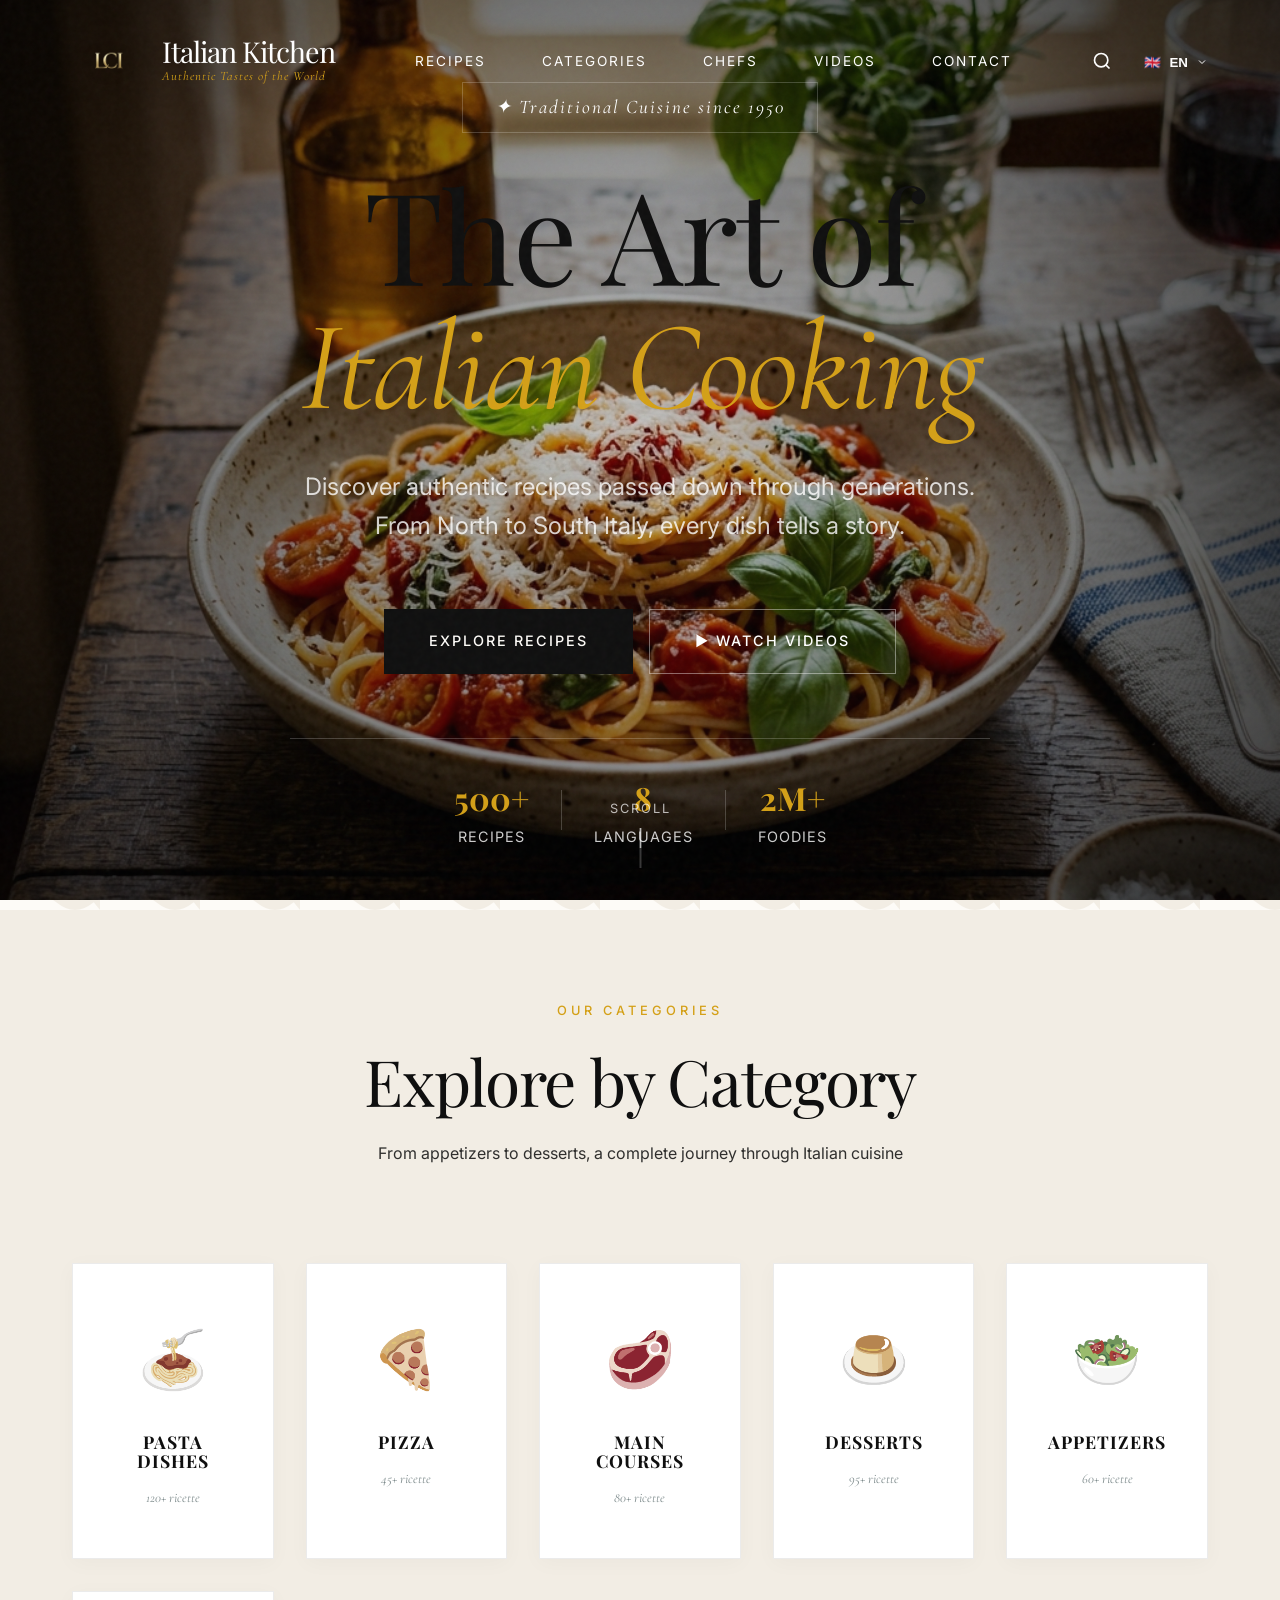
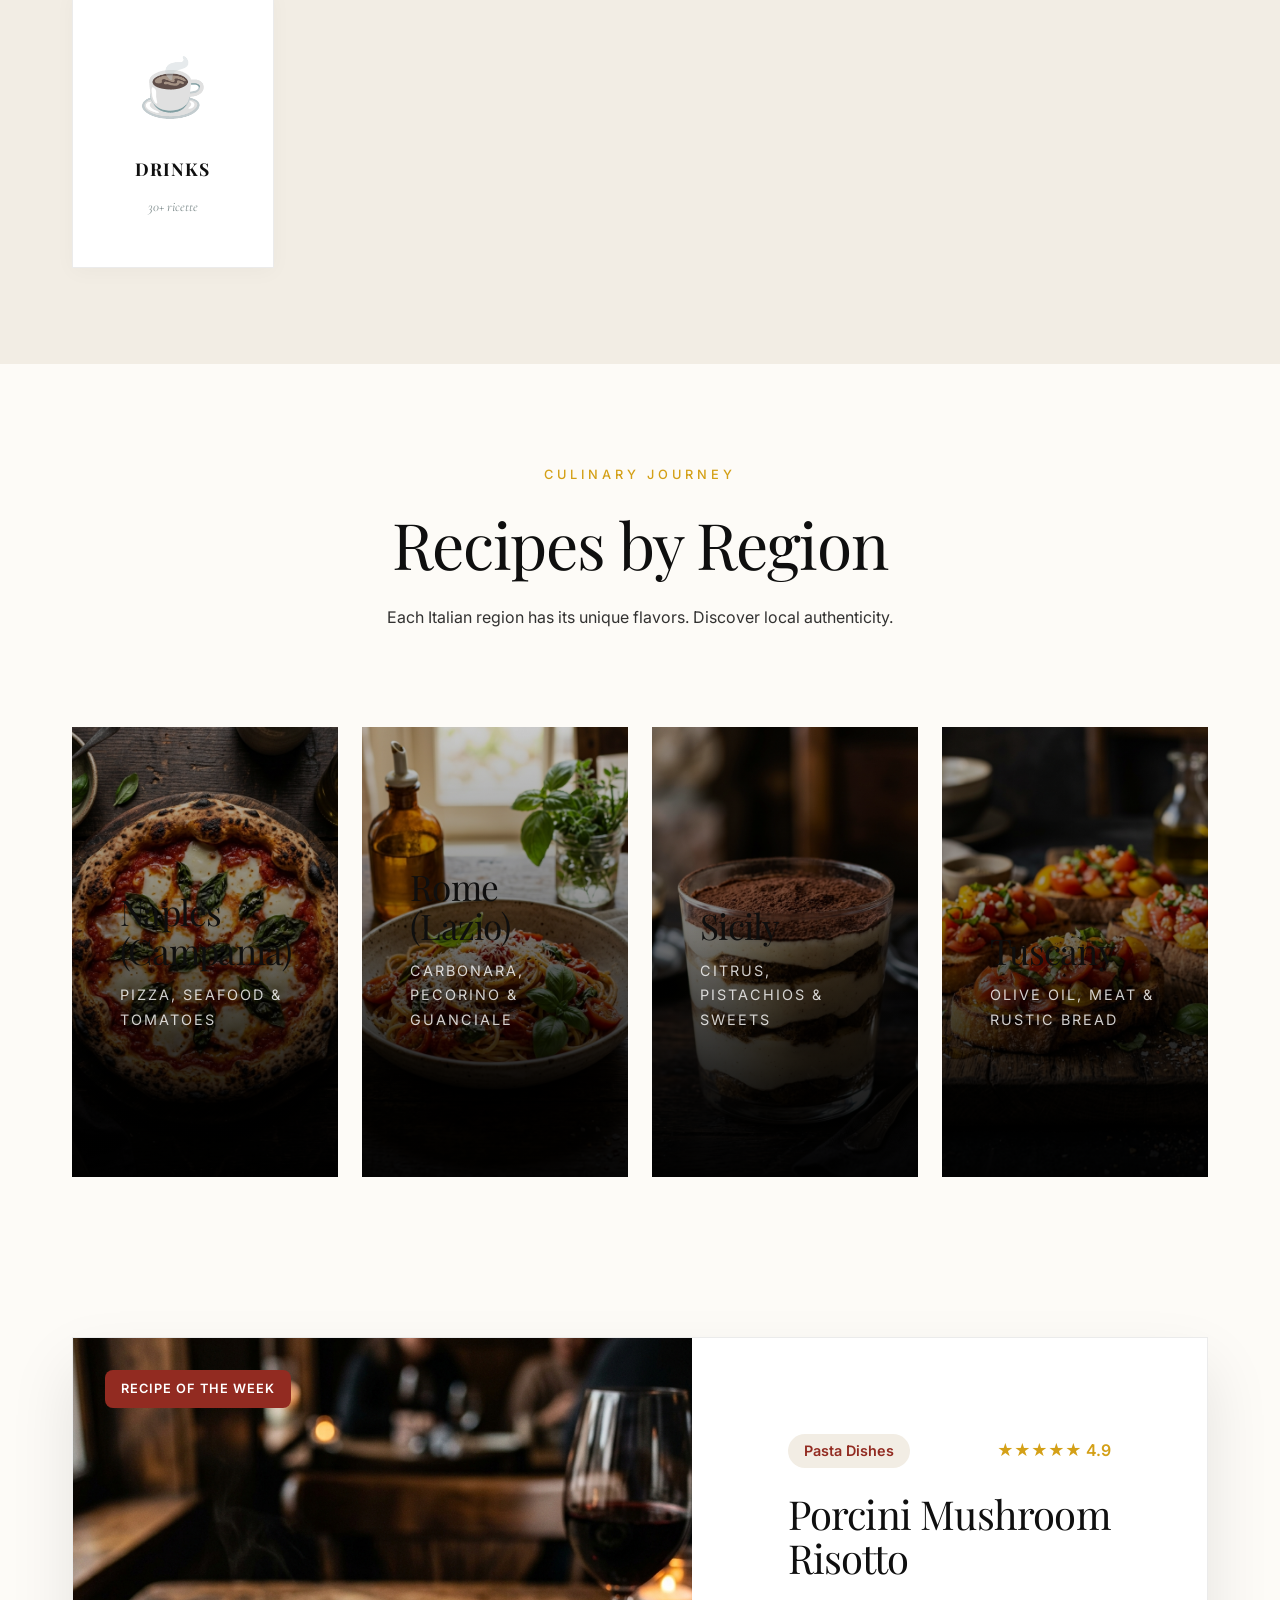
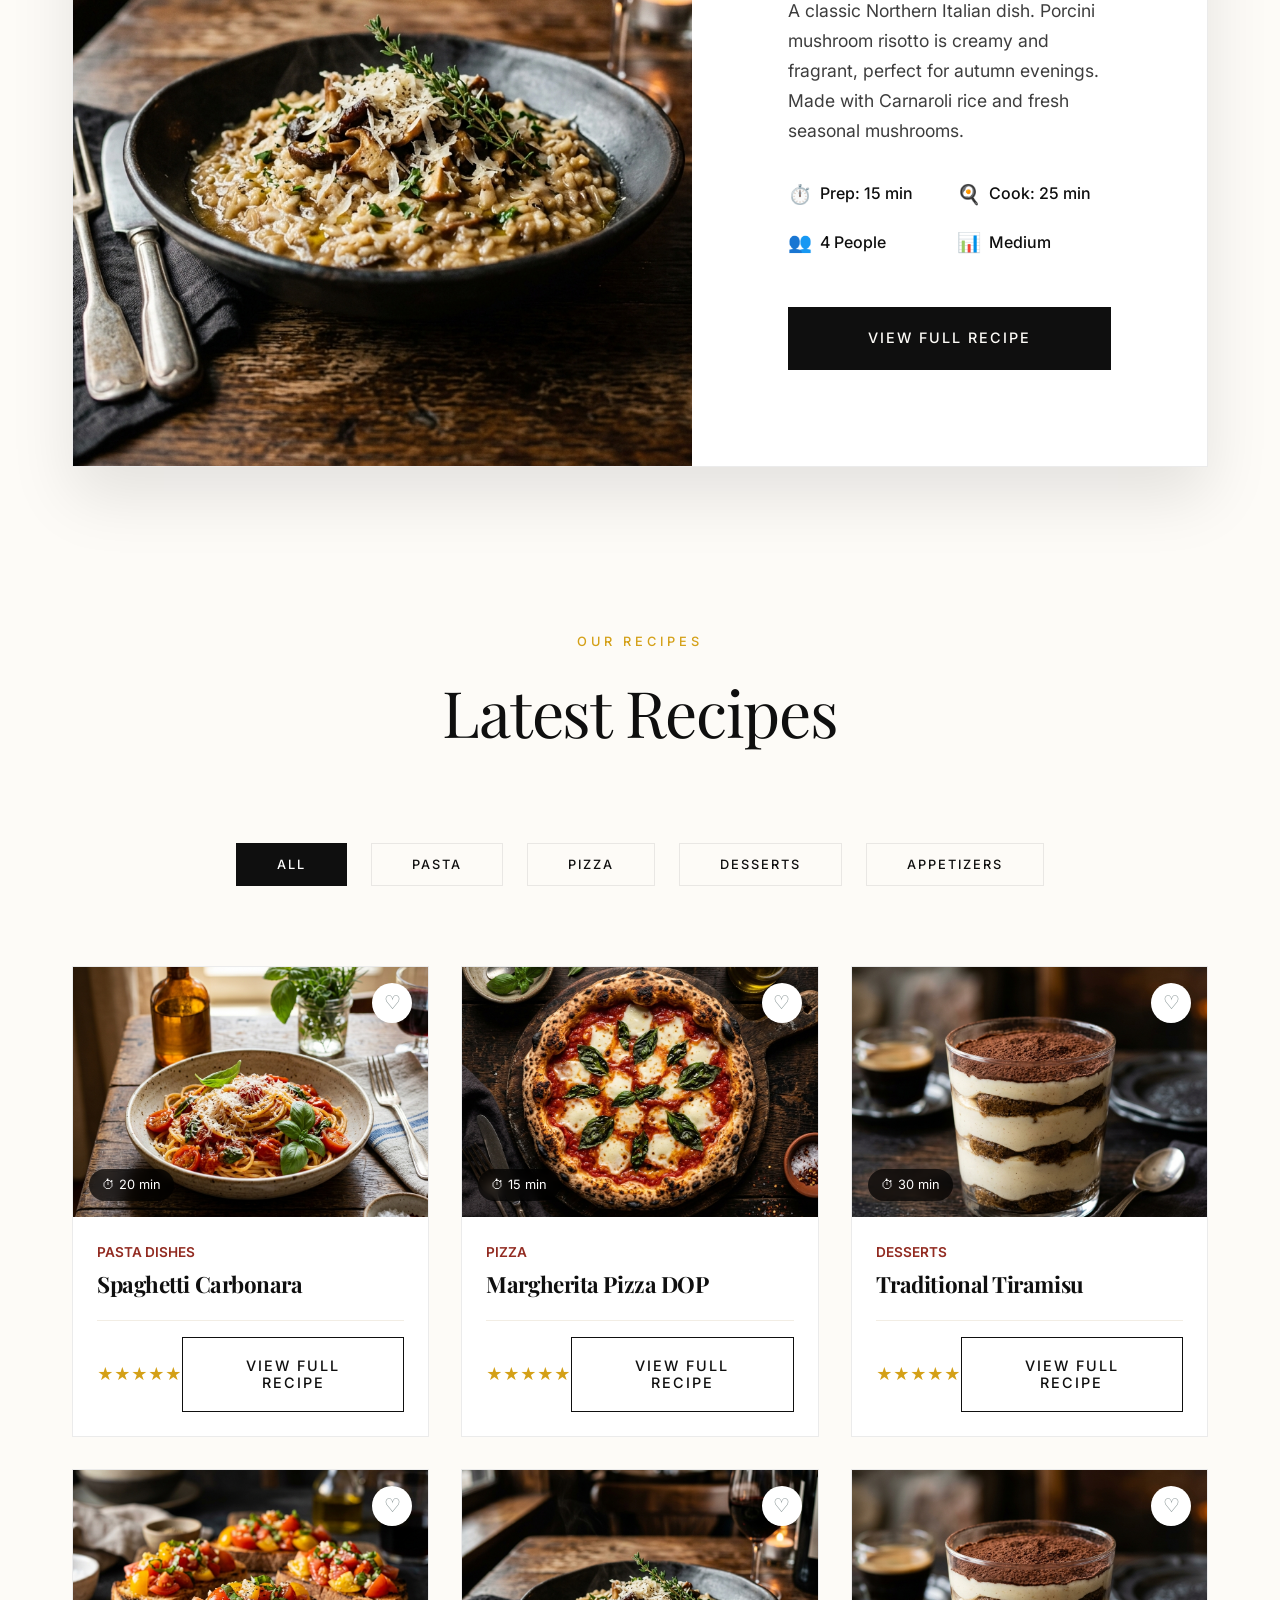
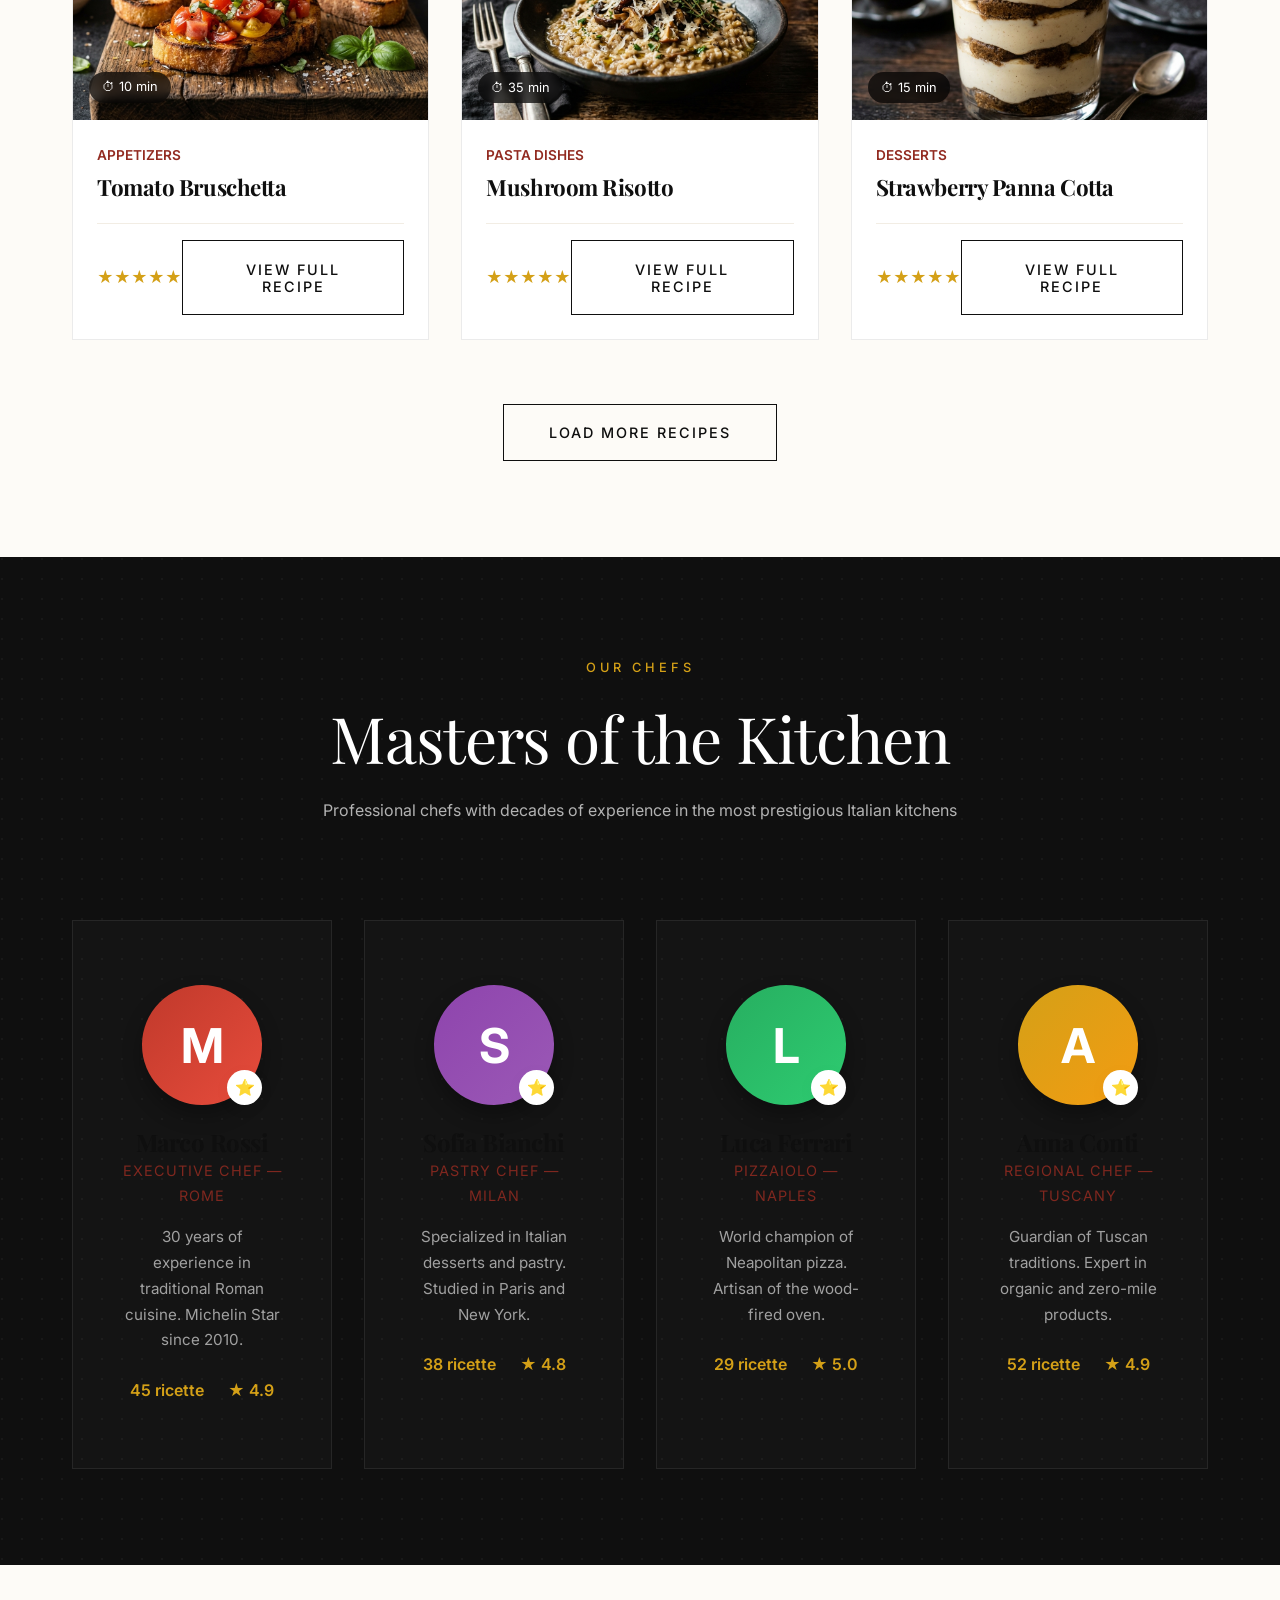
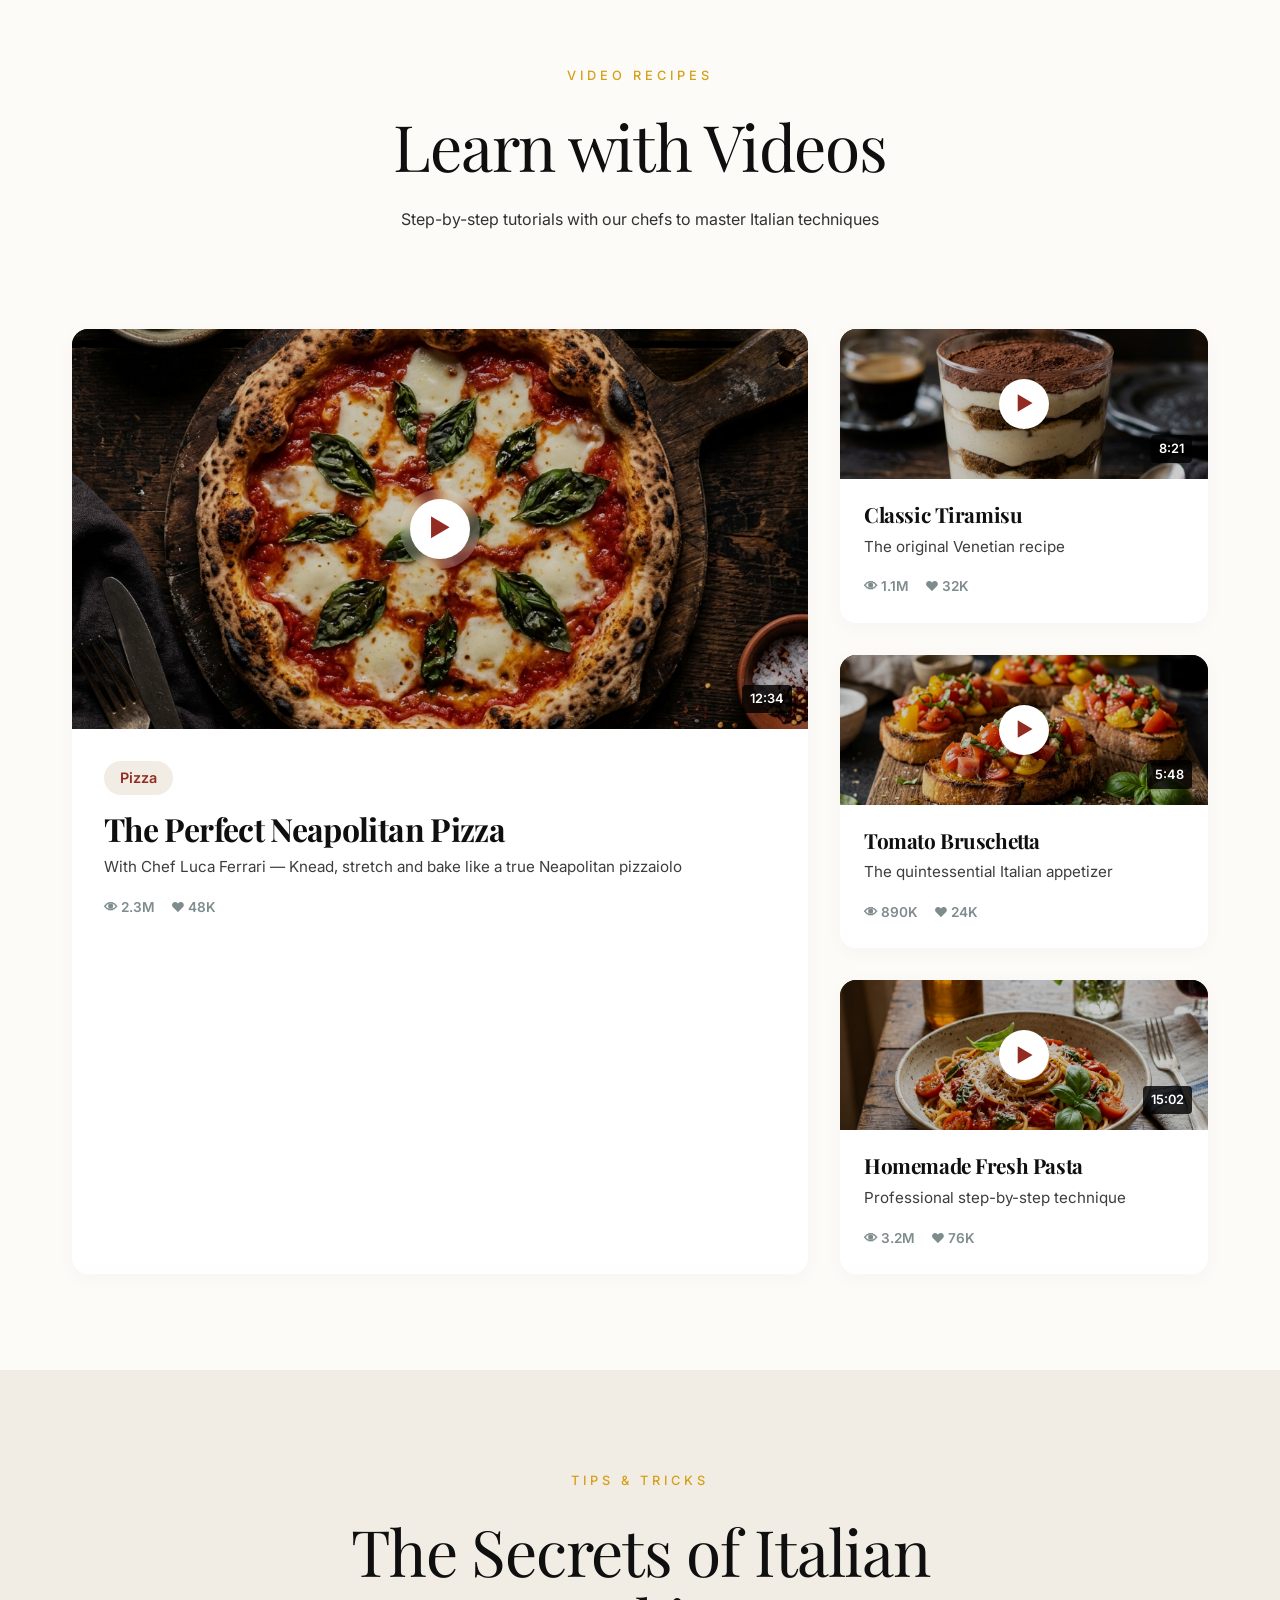
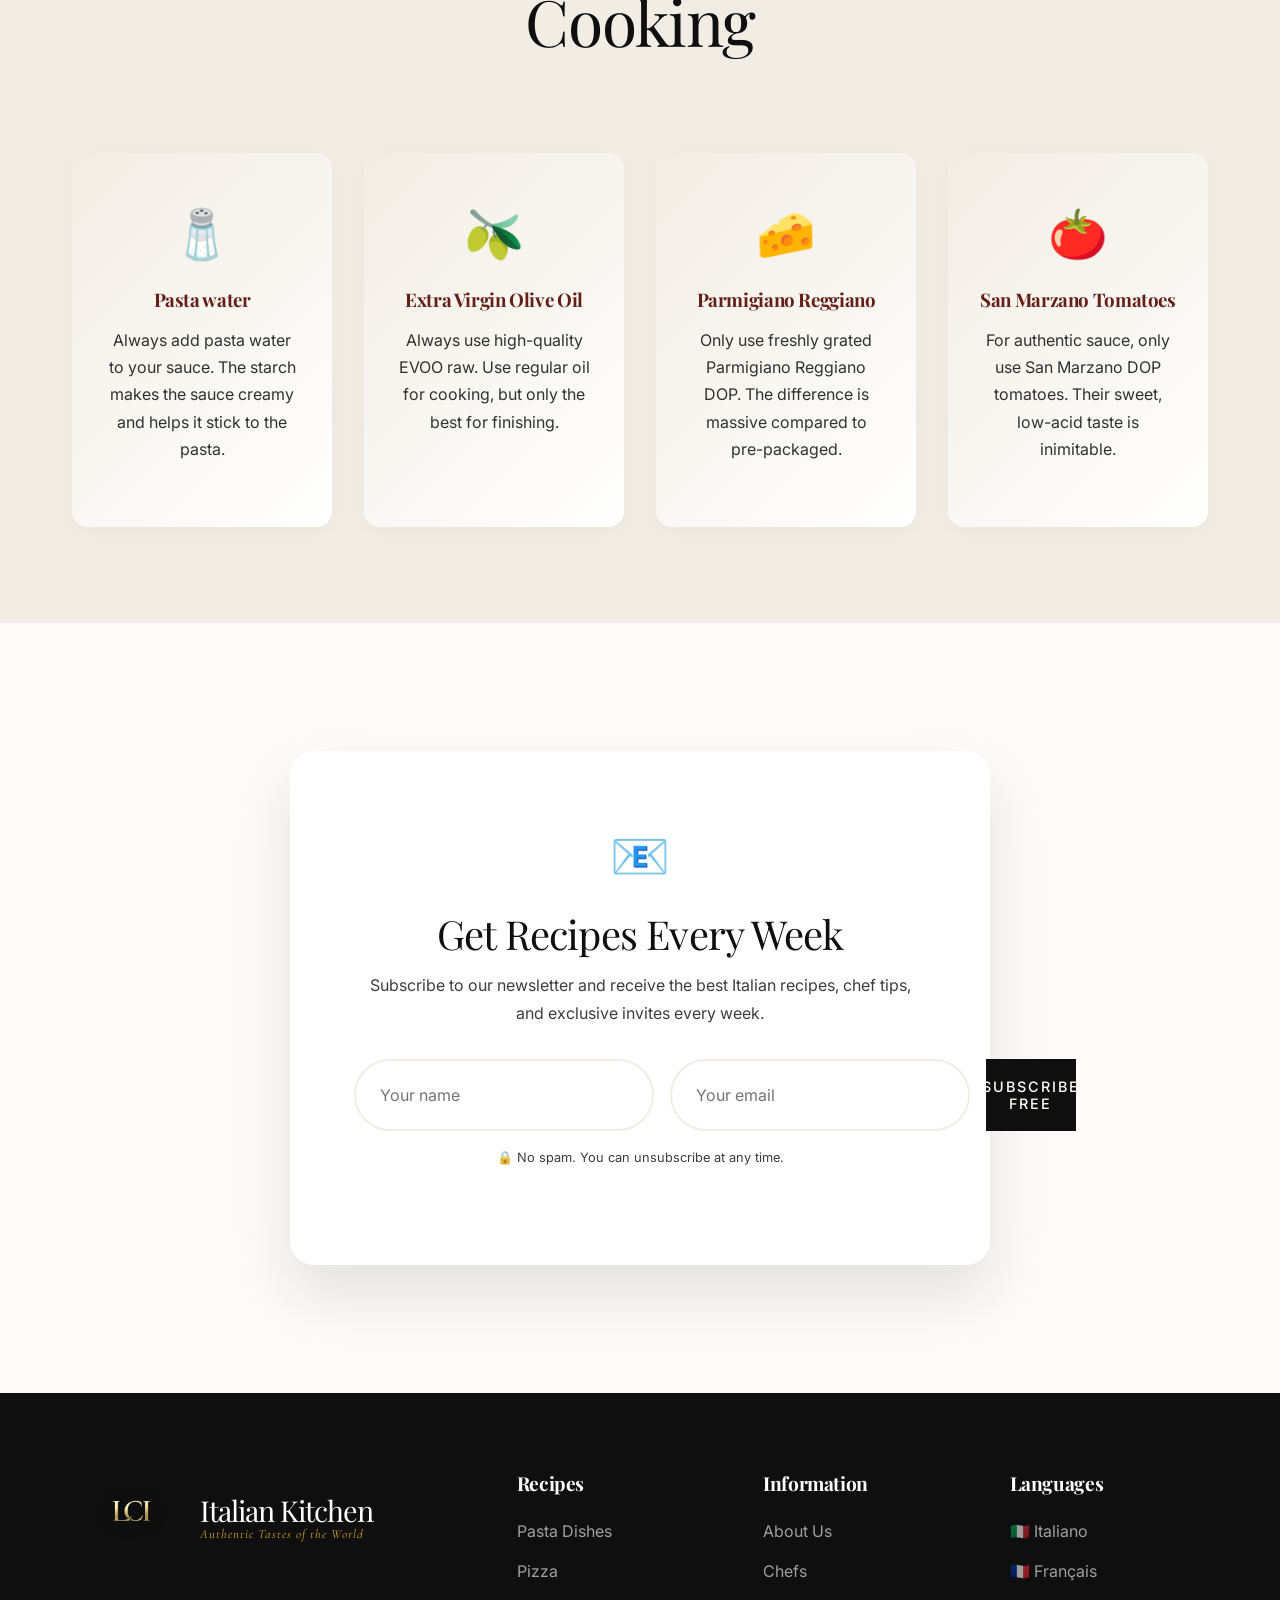
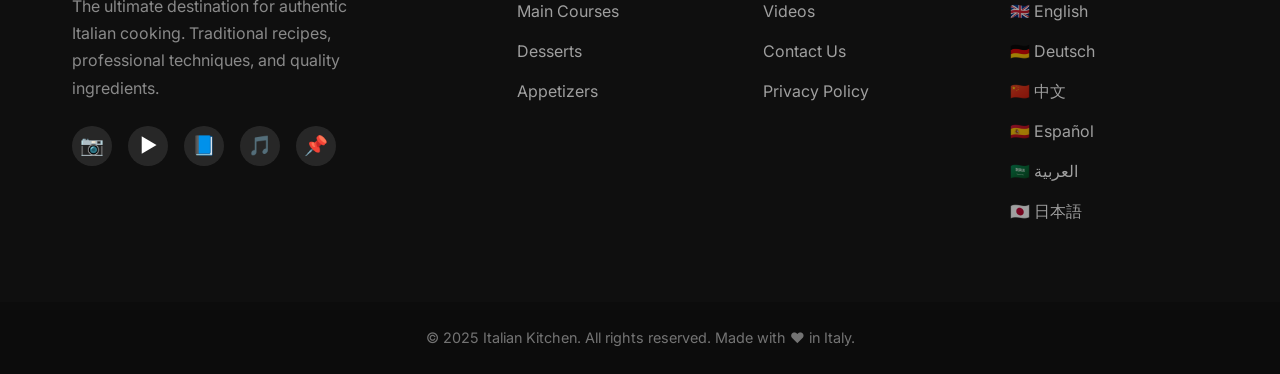
<file: index.html>
<!DOCTYPE html>
<html lang="it" dir="ltr">
<head>
<meta charset="UTF-8"/>
<meta name="viewport" content="width=device-width, initial-scale=1.0"/>
<title>La Cucina Italiana | Authentic Italian Recipes & Culinary Experience</title>
<meta name="description" content="Scopri le migliori ricette italiane autentiche. Pizza, pasta, risotto, tiramisù e molto altro. Disponibile in 8 lingue."/>
<meta name="keywords" content="ricette italiane, pasta, pizza, cibo italiano, italian food, recipes"/>
<meta name="author" content="La Cucina Italiana"/>
<link rel="canonical" href="https://la-cucina-italiana.vercel.app/"/>
<link rel="icon" type="image/png" href="images/logo.png">

<!-- Open Graph / Facebook -->
<meta property="og:type" content="website"/>
<meta property="og:url" content="https://la-cucina-italiana.vercel.app/"/>
<meta property="og:title" content="La Cucina Italiana — Ricette Autentiche dal Mondo"/>
<meta property="og:description" content="Scopri le migliori ricette italiane autentiche tramandate di generazione in generazione."/>
<meta property="og:image" content="https://la-cucina-italiana.vercel.app/images/hero_pasta.png"/>

<!-- Twitter -->
<meta property="twitter:card" content="summary_large_image"/>
<meta property="twitter:title" content="La Cucina Italiana"/>
<meta property="twitter:description" content="Scopri le migliori ricette italiane autentiche."/>
<meta property="twitter:image" content="https://la-cucina-italiana.vercel.app/images/hero_pasta.png"/>

<!-- Schema.org JSON-LD for Website SEO -->
<script type="application/ld+json">
{
  "@context": "https://schema.org",
  "@type": "WebSite",
  "name": "La Cucina Italiana",
  "url": "https://la-cucina-italiana.vercel.app/",
  "potentialAction": {
    "@type": "SearchAction",
    "target": "https://la-cucina-italiana.vercel.app/?s={search_term_string}",
    "query-input": "required name=search_term_string"
  }
}
</script>

<link rel="preconnect" href="https://fonts.googleapis.com"/>
<link rel="preconnect" href="https://fonts.gstatic.com" crossorigin/>
<link href="https://fonts.googleapis.com/css2?family=Playfair+Display:ital,wght@0,400;0,600;0,700;0,900;1,400;1,700&family=Inter:wght@300;400;500;600;700&family=Cormorant+Garamond:ital,wght@0,300;0,400;0,600;1,300;1,400&family=Tajawal:wght@400;500;700&family=Cairo:wght@400;600;700&display=swap" rel="stylesheet"/>
<link rel="stylesheet" href="style.css"/>
</head>
<body>

<!-- HEADER -->
<header class="header" id="header">
  <div class="header-inner">
    <a href="#" class="logo">
      <img src="images/logo.png" alt="La Cucina Italiana Logo" class="logo-img">
      <div class="logo-text">
        <span class="logo-main" data-i18n="site_name">La Cucina Italiana</span>
        <span class="logo-sub" data-i18n="site_tagline">Sapori Autentici del Mondo</span>
      </div>
    </a>
    <nav class="nav" id="nav">
      <a href="#ricette" class="nav-link" data-i18n="nav_recipes">Ricette</a>
      <a href="#categorie" class="nav-link" data-i18n="nav_categories">Categorie</a>
      <a href="#chef" class="nav-link" data-i18n="nav_chef">Chef</a>
      <a href="#video" class="nav-link" data-i18n="nav_video">Video</a>
      <a href="#newsletter" class="nav-link" data-i18n="nav_contact">Contatto</a>
    </nav>
    <div class="header-actions">
      <button class="search-btn" id="searchBtn" aria-label="Cerca">
        <svg width="20" height="20" viewBox="0 0 24 24" fill="none" stroke="currentColor" stroke-width="2"><circle cx="11" cy="11" r="8"/><path d="m21 21-4.35-4.35"/></svg>
      </button>
      <div class="lang-selector" id="langSelector">
        <button class="lang-btn" id="langBtn">
          <span class="lang-flag" id="currentFlag">🇮🇹</span>
          <span class="lang-name" id="currentLang">IT</span>
          <svg width="12" height="12" viewBox="0 0 24 24" fill="none" stroke="currentColor" stroke-width="2"><path d="M6 9l6 6 6-6"/></svg>
        </button>
        <div class="lang-dropdown" id="langDropdown">
          <button class="lang-option active" data-lang="it" data-flag="🇮🇹">🇮🇹 Italiano</button>
          <button class="lang-option" data-lang="fr" data-flag="🇫🇷">🇫🇷 Français</button>
          <button class="lang-option" data-lang="en" data-flag="🇬🇧">🇬🇧 English</button>
          <button class="lang-option" data-lang="de" data-flag="🇩🇪">🇩🇪 Deutsch</button>
          <button class="lang-option" data-lang="zh" data-flag="🇨🇳">🇨🇳 中文</button>
          <button class="lang-option" data-lang="es" data-flag="🇪🇸">🇪🇸 Español</button>
          <button class="lang-option" data-lang="ar" data-flag="🇸🇦">🇸🇦 العربية</button>
          <button class="lang-option" data-lang="ja" data-flag="🇯🇵">🇯🇵 日本語</button>
        </div>
      </div>
      <button class="menu-toggle" id="menuToggle" aria-label="Menu">
        <span></span><span></span><span></span>
      </button>
    </div>
  </div>
  <!-- Search Bar -->
  <div class="search-bar" id="searchBar">
    <div class="search-inner">
      <input type="text" class="search-input" id="searchInput" data-i18n-placeholder="search_placeholder" placeholder="Cerca ricette, ingredienti..."/>
      <button class="search-close" id="searchClose">✕</button>
    </div>
  </div>
</header>

<!-- HERO -->
<section class="hero" id="home">
  <div class="hero-bg">
    <img src="images/hero_pasta.png" alt="Authentic Italian Pasta dishes in Rome" class="hero-img" id="heroImg" fetchpriority="high"/>
    <div class="hero-overlay"></div>
  </div>
  <div class="hero-content">
    <div class="hero-badge" data-i18n="hero_badge">✦ Cucina Tradizionale dal 1950</div>
    <h1 class="hero-title" data-i18n="hero_title">L'Arte della<br/><em>Cucina Italiana</em></h1>
    <p class="hero-desc" data-i18n="hero_desc">Scopri ricette autentiche tramandate di generazione in generazione. Dal Nord al Sud dell'Italia, ogni piatto racconta una storia.</p>
    <div class="hero-btns">
      <a href="#ricette" class="btn btn-primary"><span data-i18n="hero_btn1">Esplora Ricette</span></a>
      <a href="#video" class="btn btn-ghost"><span data-i18n="hero_btn2">▶ Guarda i Video</span></a>
    </div>
    <div class="hero-stats">
      <div class="stat"><span class="stat-num">500+</span><span class="stat-label" data-i18n="stat_recipes">Ricette</span></div>
      <div class="stat-divider"></div>
      <div class="stat"><span class="stat-num">8</span><span class="stat-label" data-i18n="stat_langs">Lingue</span></div>
      <div class="stat-divider"></div>
      <div class="stat"><span class="stat-num">2M+</span><span class="stat-label" data-i18n="stat_fans">Appassionati</span></div>
    </div>
  </div>
  <div class="hero-scroll">
    <span data-i18n="scroll_down">Scorri</span>
    <div class="scroll-line"></div>
  </div>
</section>

<!-- CATEGORIES -->
<section class="categories" id="categorie">
  <div class="container">
    <div class="section-header">
      <span class="section-badge" data-i18n="cat_badge">Le Nostre Categorie</span>
      <h2 data-i18n="cat_title">Esplora per Categoria</h2>
      <p data-i18n="cat_desc">Dalle antipasti ai dolci, un viaggio completo attraverso la cucina italiana</p>
    </div>
    <div class="categories-grid">
      <div class="cat-card" data-category="primi" onclick="filterRecipes('primi')">
        <div class="cat-icon">🍝</div>
        <h3 data-i18n="cat_pasta">Primi Piatti</h3>
        <span>120+ ricette</span>
      </div>
      <div class="cat-card" data-category="pizza" onclick="filterRecipes('pizza')">
        <div class="cat-icon">🍕</div>
        <h3 data-i18n="cat_pizza">Pizza</h3>
        <span>45+ ricette</span>
      </div>
      <div class="cat-card" data-category="secondi" onclick="filterRecipes('secondi')">
        <div class="cat-icon">🥩</div>
        <h3 data-i18n="cat_meat">Secondi Piatti</h3>
        <span>80+ ricette</span>
      </div>
      <div class="cat-card" data-category="dolci" onclick="filterRecipes('dolci')">
        <div class="cat-icon">🍮</div>
        <h3 data-i18n="cat_dessert">Dolci</h3>
        <span>95+ ricette</span>
      </div>
      <div class="cat-card" data-category="antipasti" onclick="filterRecipes('antipasti')">
        <div class="cat-icon">🥗</div>
        <h3 data-i18n="cat_antipasti">Antipasti</h3>
        <span>60+ ricette</span>
      </div>
      <div class="cat-card" data-category="bevande" onclick="filterRecipes('bevande')">
        <div class="cat-icon">☕</div>
        <h3 data-i18n="cat_drinks">Bevande</h3>
        <span>30+ ricette</span>
      </div>
    </div>
  </div>
</section>

<!-- REGIONS SECTION -->
<section class="regions-section" id="regioni">
  <div class="container">
    <div class="section-header">
      <span class="section-badge" data-i18n="reg_badge">Viaggio Culinario</span>
      <h2 data-i18n="reg_title">Ricette per Regione</h2>
      <p data-i18n="reg_desc">Ogni regione italiana ha i suoi sapori unici. Scopri l'autenticità locale.</p>
    </div>
    <div class="regions-grid">
      <!-- Naples -->
      <div class="region-card" style="background-image: linear-gradient(to top, rgba(0,0,0,0.8), rgba(0,0,0,0.2)), url('images/pizza.png');">
        <div class="region-content">
          <h3 data-i18n="reg_naples">Napoli (Campania)</h3>
          <p data-i18n="reg_naples_desc">Pizza, Frutti di Mare & Pomodori</p>
          <a href="#ricette" class="btn btn-outline light" onclick="filterRecipes('pizza')" data-i18n="reg_explore">Esplora</a>
        </div>
      </div>
      <!-- Rome -->
      <div class="region-card" style="background-image: linear-gradient(to top, rgba(0,0,0,0.8), rgba(0,0,0,0.2)), url('images/hero_pasta.png');">
        <div class="region-content">
          <h3 data-i18n="reg_rome">Roma (Lazio)</h3>
          <p data-i18n="reg_rome_desc">Carbonara, Pecorino & Guanciale</p>
          <a href="#ricette" class="btn btn-outline light" onclick="filterRecipes('primi')" data-i18n="reg_explore">Esplora</a>
        </div>
      </div>
      <!-- Sicily -->
      <div class="region-card" style="background-image: linear-gradient(to top, rgba(0,0,0,0.8), rgba(0,0,0,0.2)), url('images/tiramisu.png');">
        <div class="region-content">
          <h3 data-i18n="reg_sicily">Sicilia</h3>
          <p data-i18n="reg_sicily_desc">Agrumi, Pistacchi & Dolci</p>
          <a href="#ricette" class="btn btn-outline light" onclick="filterRecipes('dolci')" data-i18n="reg_explore">Esplora</a>
        </div>
      </div>
      <!-- Tuscany -->
      <div class="region-card" style="background-image: linear-gradient(to top, rgba(0,0,0,0.8), rgba(0,0,0,0.2)), url('images/bruschetta.png');">
        <div class="region-content">
          <h3 data-i18n="reg_tuscany">Toscana</h3>
          <p data-i18n="reg_tuscany_desc">Olio d'oliva, Carne & Pane rustico</p>
          <a href="#ricette" class="btn btn-outline light" onclick="filterRecipes('antipasti')" data-i18n="reg_explore">Esplora</a>
        </div>
      </div>
    </div>
  </div>
</section>

<!-- FEATURED RECIPE -->
<section class="featured-section">
  <div class="container">
    <div class="featured-card">
      <div class="featured-img-wrap">
        <img src="images/risotto.png" alt="Authentic Italian Risotto ai Funghi Porcini" class="featured-img" loading="lazy"/>
        <div class="featured-badge-img" data-i18n="feat_badge">Ricetta della Settimana</div>
      </div>
      <div class="featured-content">
        <div class="featured-meta">
          <span class="tag" data-i18n="cat_pasta_tag">Primi Piatti</span>
          <span class="rating">★★★★★ 4.9</span>
        </div>
        <h2 class="featured-title" data-i18n="feat_title">Risotto ai Funghi Porcini</h2>
        <p class="featured-desc" data-i18n="feat_desc">Un classico della cucina italiana del nord. Il risotto ai funghi porcini è un piatto cremoso e profumato, perfetto per le serate autunnali. Con riso Carnaroli e funghi freschi di stagione.</p>
        <div class="recipe-info">
          <div class="info-item"><span class="info-icon">⏱️</span><span data-i18n="time_prep">Prep: 15 min</span></div>
          <div class="info-item"><span class="info-icon">🍳</span><span data-i18n="time_cook">Cottura: 25 min</span></div>
          <div class="info-item"><span class="info-icon">👥</span><span data-i18n="servings">4 Persone</span></div>
          <div class="info-item"><span class="info-icon">📊</span><span data-i18n="difficulty">Medio</span></div>
        </div>
        <a href="#" class="btn btn-primary"><span data-i18n="view_recipe">Vedi Ricetta Completa</span></a>
      </div>
    </div>
  </div>
</section>

<!-- RECIPES GRID -->
<section class="recipes-section" id="ricette">
  <div class="container">
    <div class="section-header">
      <span class="section-badge" data-i18n="rec_badge">Le Nostre Ricette</span>
      <h2 data-i18n="rec_title">Ultime Ricette</h2>
    </div>
    <div class="filter-tabs">
      <button class="filter-tab active" data-filter="all" data-i18n="filter_all">Tutti</button>
      <button class="filter-tab" data-filter="primi" data-i18n="filter_pasta">Pasta</button>
      <button class="filter-tab" data-filter="pizza" data-i18n="filter_pizza">Pizza</button>
      <button class="filter-tab" data-filter="dolci" data-i18n="filter_desserts">Dolci</button>
      <button class="filter-tab" data-filter="antipasti" data-i18n="filter_antipasti">Antipasti</button>
    </div>
    <div class="recipes-grid" id="recipesGrid">
      <!-- Recipe cards injected by JS -->
    </div>
    <div class="load-more-wrap">
      <button class="btn btn-outline"><span data-i18n="load_more">Carica Altre Ricette</span></button>
    </div>
  </div>
</section>

<!-- CHEF SECTION -->
<section class="chef-section" id="chef">
  <div class="container">
    <div class="section-header light">
      <span class="section-badge" data-i18n="chef_badge">I Nostri Chef</span>
      <h2 data-i18n="chef_title">Maestri della Cucina</h2>
      <p data-i18n="chef_desc">Chef professionisti con decenni di esperienza nelle cucine italiane più prestigiose</p>
    </div>
    <div class="chefs-grid">
      <div class="chef-card">
        <div class="chef-avatar" style="background: linear-gradient(135deg,#c0392b,#e74c3c)">
          <span>M</span><div class="chef-badge">⭐</div>
        </div>
        <h3 class="chef-name">Marco Rossi</h3>
        <p class="chef-role" data-i18n="chef_role1">Chef Esecutivo — Roma</p>
        <p class="chef-bio" data-i18n="chef_bio1">30 anni di esperienza nella cucina romana tradizionale. Stella Michelin dal 2010.</p>
        <div class="chef-stats">
          <span>45 ricette</span>
          <span>★ 4.9</span>
        </div>
      </div>
      <div class="chef-card">
        <div class="chef-avatar" style="background: linear-gradient(135deg,#8e44ad,#9b59b6)">
          <span>S</span><div class="chef-badge">⭐</div>
        </div>
        <h3 class="chef-name">Sofia Bianchi</h3>
        <p class="chef-role" data-i18n="chef_role2">Pastry Chef — Milano</p>
        <p class="chef-bio" data-i18n="chef_bio2">Specializzata in dolci e pasticceria italiana. Ha studiato a Parigi e New York.</p>
        <div class="chef-stats">
          <span>38 ricette</span>
          <span>★ 4.8</span>
        </div>
      </div>
      <div class="chef-card">
        <div class="chef-avatar" style="background: linear-gradient(135deg,#27ae60,#2ecc71)">
          <span>L</span><div class="chef-badge">⭐</div>
        </div>
        <h3 class="chef-name">Luca Ferrari</h3>
        <p class="chef-role" data-i18n="chef_role3">Pizzaiolo — Napoli</p>
        <p class="chef-bio" data-i18n="chef_bio3">Campione mondiale di pizza napoletana. Artigiano del forno a legna.</p>
        <div class="chef-stats">
          <span>29 ricette</span>
          <span>★ 5.0</span>
        </div>
      </div>
      <div class="chef-card">
        <div class="chef-avatar" style="background: linear-gradient(135deg,#d4a017,#f39c12)">
          <span>A</span><div class="chef-badge">⭐</div>
        </div>
        <h3 class="chef-name">Anna Conti</h3>
        <p class="chef-role" data-i18n="chef_role4">Chef Regionale — Toscana</p>
        <p class="chef-bio" data-i18n="chef_bio4">Custode delle tradizioni toscane. Esperta di prodotti biologici e km zero.</p>
        <div class="chef-stats">
          <span>52 ricette</span>
          <span>★ 4.9</span>
        </div>
      </div>
    </div>
  </div>
</section>

<!-- VIDEO SECTION -->
<section class="video-section" id="video">
  <div class="container">
    <div class="section-header">
      <span class="section-badge" data-i18n="vid_badge">Video Ricette</span>
      <h2 data-i18n="vid_title">Impara con i Video</h2>
      <p data-i18n="vid_desc">Tutorial passo-passo con i nostri chef per padroneggiare le tecniche italiane</p>
    </div>
    <div class="videos-grid">
      <div class="video-card featured-video">
        <div class="video-thumb">
          <img src="images/pizza.png" alt="Authentic Neapolitan Pizza tutorial" loading="lazy"/>
          <div class="play-btn" onclick="this.closest('.video-thumb').innerHTML='<iframe width=\'100%\' height=\'100%\' src=\'https://www.youtube.com/embed/G-jPoROGHGE?autoplay=1\' frameborder=\'0\' allowfullscreen></iframe>'">
            <div class="play-circle"><span>▶</span></div>
          </div>
          <div class="video-duration">12:34</div>
        </div>
        <div class="video-info">
          <span class="tag">Pizza</span>
          <h3 data-i18n="vid1_title">La Pizza Napoletana Perfetta</h3>
          <p data-i18n="vid1_desc">Con Chef Luca Ferrari — Impasta, stendi e cuoci come un vero pizzaiolo napoletano</p>
          <div class="video-meta"><span>👁 2.3M</span><span>❤️ 48K</span></div>
        </div>
      </div>
      <div class="video-card">
        <div class="video-thumb small">
          <img src="images/tiramisu.png" alt="Classic Venetian Tiramisù Dessert" loading="lazy"/>
          <div class="play-btn small" onclick="this.closest('.video-thumb').innerHTML='<iframe width=\'100%\' height=\'100%\' src=\'https://www.youtube.com/embed/rK4iR5-wJqY?autoplay=1\' frameborder=\'0\' allowfullscreen></iframe>'">▶</div>
          <div class="video-duration">8:21</div>
        </div>
        <div class="video-info">
          <h3 data-i18n="vid2_title">Tiramisù Classico</h3>
          <p data-i18n="vid2_desc">La ricetta originale veneziana</p>
          <div class="video-meta"><span>👁 1.1M</span><span>❤️ 32K</span></div>
        </div>
      </div>
      <div class="video-card">
        <div class="video-thumb small">
          <img src="images/bruschetta.png" alt="Classic Italian Tomato Bruschetta" loading="lazy"/>
          <div class="play-btn small" onclick="this.closest('.video-thumb').innerHTML='<iframe width=\'100%\' height=\'100%\' src=\'https://www.youtube.com/embed/1u5q0kP8y6I?autoplay=1\' frameborder=\'0\' allowfullscreen></iframe>'">▶</div>
          <div class="video-duration">5:48</div>
        </div>
        <div class="video-info">
          <h3 data-i18n="vid3_title">Bruschetta al Pomodoro</h3>
          <p data-i18n="vid3_desc">L'antipasto italiano per eccellenza</p>
          <div class="video-meta"><span>👁 890K</span><span>❤️ 24K</span></div>
        </div>
      </div>
      <div class="video-card">
        <div class="video-thumb small">
          <img src="images/hero_pasta.png" alt="Handmade fresh Italian pasta technique" loading="lazy"/>
          <div class="play-btn small" onclick="this.closest('.video-thumb').innerHTML='<iframe width=\'100%\' height=\'100%\' src=\'https://www.youtube.com/embed/v09p1G7tJm8?autoplay=1\' frameborder=\'0\' allowfullscreen></iframe>'">▶</div>
          <div class="video-duration">15:02</div>
        </div>
        <div class="video-info">
          <h3 data-i18n="vid4_title">Pasta Fresca Fatta in Casa</h3>
          <p data-i18n="vid4_desc">Tecnica professionale passo-passo</p>
          <div class="video-meta"><span>👁 3.2M</span><span>❤️ 76K</span></div>
        </div>
      </div>
    </div>
  </div>
</section>

<!-- TIPS SECTION -->
<section class="tips-section">
  <div class="container">
    <div class="section-header">
      <span class="section-badge" data-i18n="tips_badge">Consigli & Trucchi</span>
      <h2 data-i18n="tips_title">I Segreti della Cucina Italiana</h2>
    </div>
    <div class="tips-grid">
      <div class="tip-card">
        <div class="tip-icon">🧂</div>
        <h3 data-i18n="tip1_title">L'acqua della pasta</h3>
        <p data-i18n="tip1_desc">Aggiungi sempre l'acqua di cottura alla salsa. L'amido rende il sugo cremoso e fa attaccare meglio il condimento.</p>
      </div>
      <div class="tip-card">
        <div class="tip-icon">🫒</div>
        <h3 data-i18n="tip2_title">Olio Extra Vergine</h3>
        <p data-i18n="tip2_desc">Usa sempre olio EVO di qualità a crudo. Per cuocere usa olio normale, per condire solo il migliore.</p>
      </div>
      <div class="tip-card">
        <div class="tip-icon">🧀</div>
        <h3 data-i18n="tip3_title">Il Parmigiano</h3>
        <p data-i18n="tip3_desc">Usa solo Parmigiano Reggiano DOP grattugiato al momento. La differenza è abissale rispetto a quello in busta.</p>
      </div>
      <div class="tip-card">
        <div class="tip-icon">🍅</div>
        <h3 data-i18n="tip4_title">Pomodori San Marzano</h3>
        <p data-i18n="tip4_desc">Per la salsa autentica usa solo pomodori San Marzano DOP. Il gusto dolce e poco acido è inimitabile.</p>
      </div>
    </div>
  </div>
</section>

<!-- NEWSLETTER -->
<section class="newsletter-section" id="newsletter">
  <div class="newsletter-bg"></div>
  <div class="container">
    <div class="newsletter-content">
      <div class="newsletter-icon">📧</div>
      <h2 data-i18n="news_title">Ricevi le Ricette Ogni Settimana</h2>
      <p data-i18n="news_desc">Iscriviti alla nostra newsletter e ricevi ogni settimana le migliori ricette italiane, consigli degli chef e inviti esclusivi.</p>
      <form class="newsletter-form" id="newsletterForm" onsubmit="handleNewsletter(event)">
        <input type="text" class="nl-input" placeholder="Il tuo nome" data-i18n-placeholder="nl_name" id="nlName"/>
        <input type="email" class="nl-input" placeholder="La tua email" data-i18n-placeholder="nl_email" id="nlEmail" required/>
        <button type="submit" class="btn btn-primary"><span data-i18n="nl_btn">Iscriviti Gratis</span></button>
      </form>
      <p class="nl-privacy" data-i18n="nl_privacy">🔒 Nessuno spam. Puoi disiscriverti in qualsiasi momento.</p>
      <div id="nlSuccess" class="nl-success" style="display:none" data-i18n="nl_success">🎉 Grazie! Sei iscritto con successo.</div>
    </div>
  </div>
</section>

<!-- RECIPE MODAL -->
<div class="modal-overlay" id="recipeModal" onclick="closeModal(event)">
  <div class="modal" id="modalContent">
    <button class="modal-close" onclick="closeRecipeModal()">✕</button>
    <div id="modalBody"></div>
  </div>
</div>

<!-- FOOTER -->
<footer class="footer">
  <div class="footer-top">
    <div class="container">
      <div class="footer-grid">
        <div class="footer-brand">
          <div class="logo">
            <img src="images/logo.png" alt="La Cucina Italiana Logo" class="logo-img footer-logo">
            <div class="logo-text">
              <span class="logo-main" data-i18n="site_name">La Cucina Italiana</span>
              <span class="logo-sub" data-i18n="site_tagline">Sapori Autentici del Mondo</span>
            </div>
          </div>
          <p data-i18n="footer_about">Il portale di riferimento per la cucina italiana autentica. Ricette tradizionali, tecniche professionali e ingredienti di qualità.</p>
          <div class="social-links">
            <a href="#" class="social-link" aria-label="Instagram">📷</a>
            <a href="#" class="social-link" aria-label="YouTube">▶️</a>
            <a href="#" class="social-link" aria-label="Facebook">📘</a>
            <a href="#" class="social-link" aria-label="TikTok">🎵</a>
            <a href="#" class="social-link" aria-label="Pinterest">📌</a>
          </div>
        </div>
        <div class="footer-col">
          <h4 data-i18n="footer_recipes">Ricette</h4>
          <ul>
            <li><a href="#" data-i18n="cat_pasta">Primi Piatti</a></li>
            <li><a href="#" data-i18n="cat_pizza">Pizza</a></li>
            <li><a href="#" data-i18n="cat_meat">Secondi</a></li>
            <li><a href="#" data-i18n="cat_dessert">Dolci</a></li>
            <li><a href="#" data-i18n="cat_antipasti">Antipasti</a></li>
          </ul>
        </div>
        <div class="footer-col">
          <h4 data-i18n="footer_info">Informazioni</h4>
          <ul>
            <li><a href="#" data-i18n="footer_about_link">Chi Siamo</a></li>
            <li><a href="#chef" data-i18n="nav_chef">Chef</a></li>
            <li><a href="#video" data-i18n="nav_video">Video</a></li>
            <li><a href="#newsletter" data-i18n="footer_contact">Contattaci</a></li>
            <li><a href="#" data-i18n="footer_privacy">Privacy Policy</a></li>
          </ul>
        </div>
        <div class="footer-col">
          <h4 data-i18n="footer_langs">Lingue</h4>
          <ul>
            <li><a href="#" onclick="setLanguage('it')">🇮🇹 Italiano</a></li>
            <li><a href="#" onclick="setLanguage('fr')">🇫🇷 Français</a></li>
            <li><a href="#" onclick="setLanguage('en')">🇬🇧 English</a></li>
            <li><a href="#" onclick="setLanguage('de')">🇩🇪 Deutsch</a></li>
            <li><a href="#" onclick="setLanguage('zh')">🇨🇳 中文</a></li>
            <li><a href="#" onclick="setLanguage('es')">🇪🇸 Español</a></li>
            <li><a href="#" onclick="setLanguage('ar')">🇸🇦 العربية</a></li>
            <li><a href="#" onclick="setLanguage('ja')">🇯🇵 日本語</a></li>
          </ul>
        </div>
      </div>
    </div>
  </div>
  <div class="footer-bottom">
    <div class="container">
      <p data-i18n="footer_copy">© 2025 La Cucina Italiana. Tutti i diritti riservati. Fatto con ❤️ in Italia.</p>
    </div>
  </div>
</footer>

<button class="back-to-top" id="backToTop" onclick="scrollToTop()" aria-label="Torna su">↑</button>

<script src="script.js"></script>
</body>
</html>
</file>
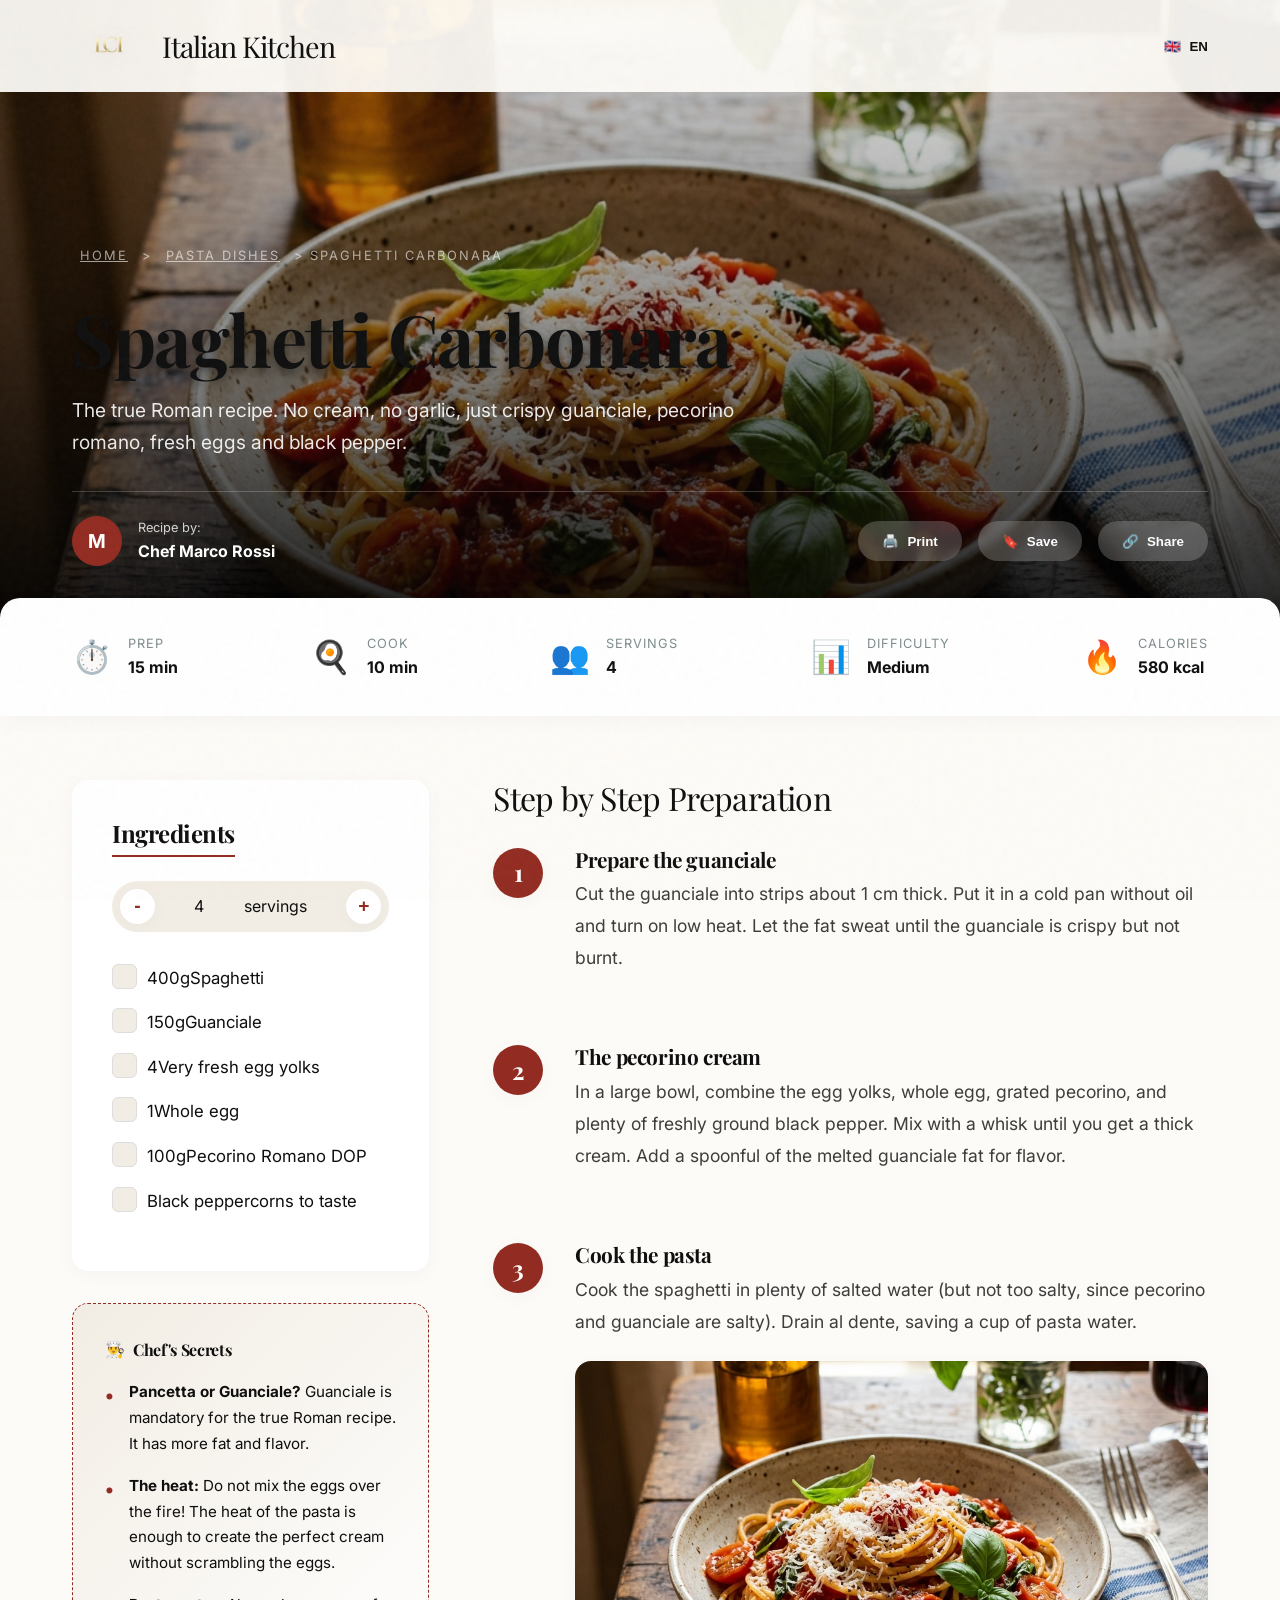
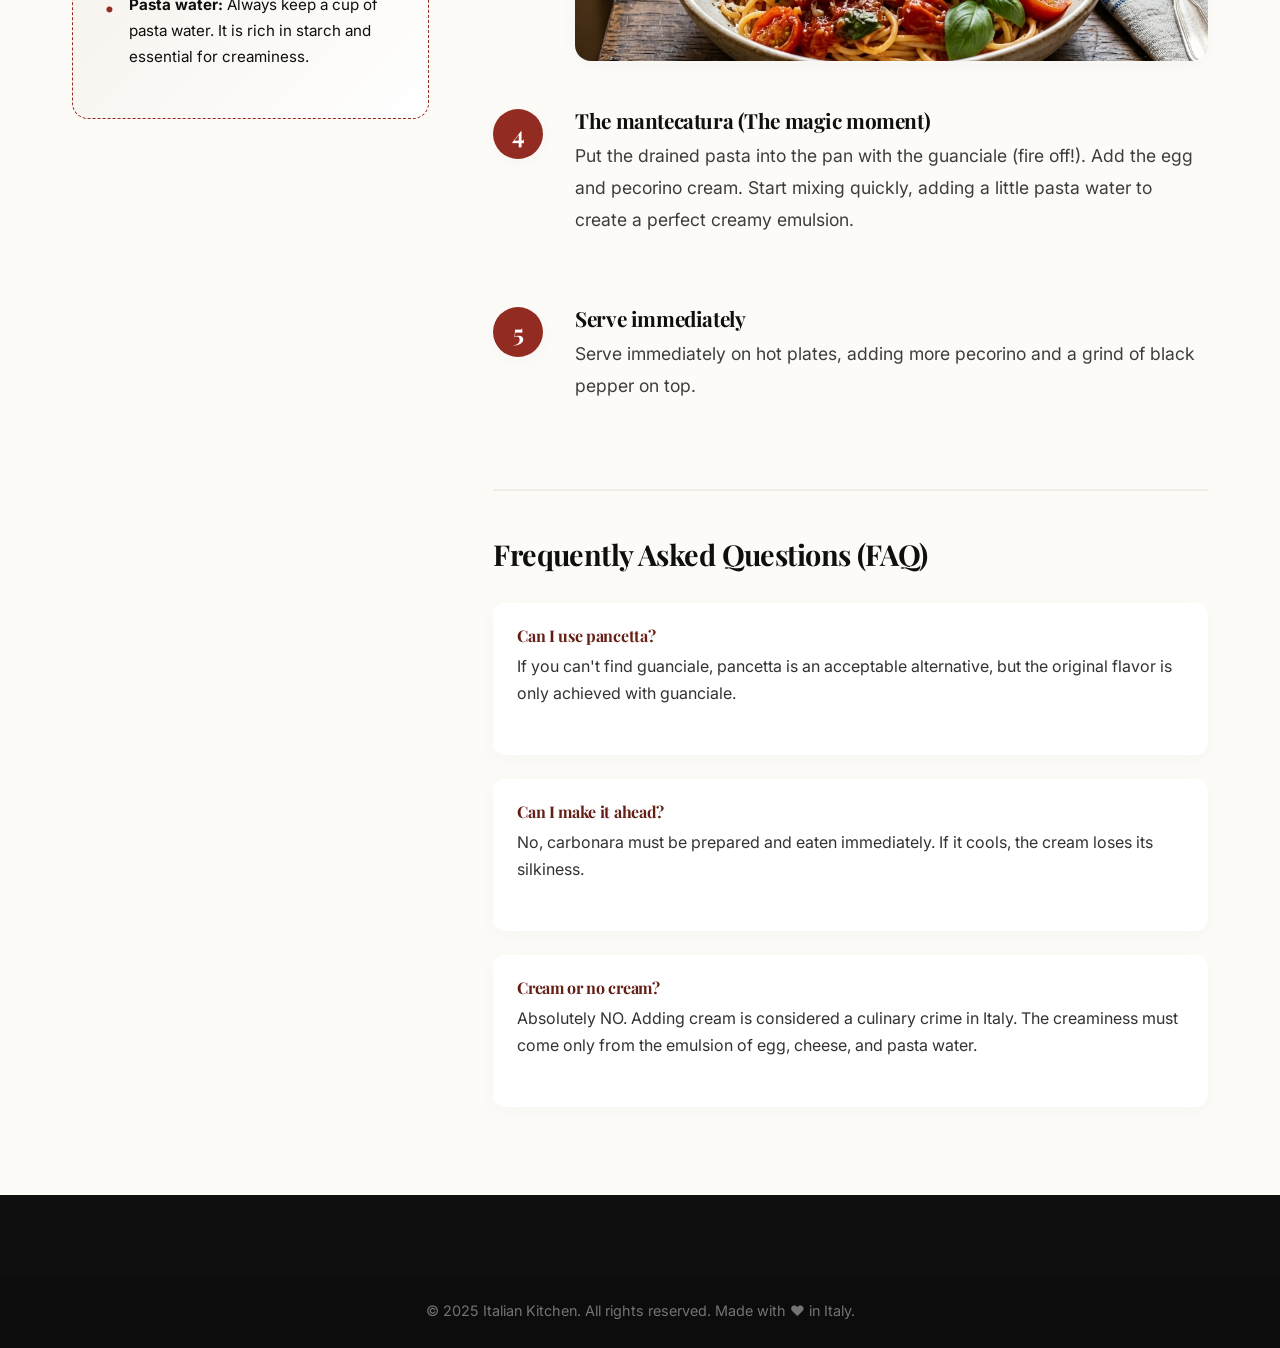
<file: recipe.html>
<!DOCTYPE html>
<html lang="it" dir="ltr">
<head>
<meta charset="UTF-8"/>
<meta name="viewport" content="width=device-width, initial-scale=1.0"/>
<title>Spaghetti alla Carbonara | Authentic Italian Recipe & Culinary Experience</title>
<meta name="description" content="La vera ricetta romana. Senza panna, senza aglio, solo guanciale croccante, pecorino romano, uova fresche e pepe nero."/>
<meta name="keywords" content="carbonara, ricetta originale, guanciale, pecorino, pasta, italian food"/>
<meta name="author" content="Chef Marco Rossi"/>
<link rel="canonical" href="https://la-cucina-italiana.vercel.app/recipe.html"/>
<link rel="icon" type="image/png" href="images/logo.png">
<!-- Open Graph / Facebook -->
<meta property="og:type" content="article"/>
<meta property="og:url" content="https://la-cucina-italiana.vercel.app/recipe.html"/>
<meta property="og:title" content="Spaghetti alla Carbonara"/>
<meta property="og:description" content="La vera ricetta romana. Senza panna, senza aglio, solo guanciale croccante, pecorino romano, uova fresche e pepe nero."/>
<meta property="og:image" content="https://la-cucina-italiana.vercel.app/images/hero_pasta.png"/>

<!-- Twitter -->
<meta property="twitter:card" content="summary_large_image"/>
<meta property="twitter:title" content="Spaghetti alla Carbonara | La Cucina Italiana"/>
<meta property="twitter:description" content="La vera ricetta romana della Carbonara. Scopri i segreti dello chef."/>
<meta property="twitter:image" content="https://la-cucina-italiana.vercel.app/images/hero_pasta.png"/>

<!-- Schema.org JSON-LD for Recipe SEO -->
<script type="application/ld+json">
{
  "@context": "https://schema.org/",
  "@type": "Recipe",
  "name": "Spaghetti alla Carbonara",
  "image": [
    "https://la-cucina-italiana.vercel.app/images/hero_pasta.png"
  ],
  "author": {
    "@type": "Person",
    "name": "Chef Marco Rossi"
  },
  "datePublished": "2025-10-15",
  "description": "La vera ricetta romana per la Carbonara perfetta. Senza panna, senza aglio, solo guanciale croccante, pecorino romano, uova fresche e pepe nero.",
  "prepTime": "PT15M",
  "cookTime": "PT10M",
  "totalTime": "PT25M",
  "keywords": "carbonara, pasta, italian food, roman recipe",
  "recipeYield": "4 servings",
  "recipeCategory": "Pasta",
  "recipeCuisine": "Italian",
  "nutrition": {
    "@type": "NutritionInformation",
    "calories": "580 calories",
    "fatContent": "35g",
    "proteinContent": "25g",
    "carbohydrateContent": "60g"
  },
  "recipeIngredient": [
    "400g Spaghetti",
    "150g Guanciale",
    "4 Fresh egg yolks",
    "1 Whole egg",
    "100g Pecorino Romano DOP",
    "Black pepper to taste"
  ],
  "recipeInstructions": [
    {
      "@type": "HowToStep",
      "name": "Prepare the guanciale",
      "text": "Cut the guanciale into strips and sauté in a pan over low heat until crispy.",
      "url": "https://la-cucina-italiana.vercel.app/recipe.html#step1",
      "image": "https://la-cucina-italiana.vercel.app/images/guanciale.png"
    },
    {
      "@type": "HowToStep",
      "name": "Create the pecorino cream",
      "text": "Mix egg yolks, whole egg, grated pecorino, and black pepper in a bowl.",
      "url": "https://la-cucina-italiana.vercel.app/recipe.html#step2"
    },
    {
      "@type": "HowToStep",
      "name": "Cook the pasta",
      "text": "Cook spaghetti in salted water until al dente.",
      "url": "https://la-cucina-italiana.vercel.app/recipe.html#step3"
    },
    {
      "@type": "HowToStep",
      "name": "Combine and emulsify",
      "text": "Toss pasta with guanciale, then add egg mixture and pasta water to create a creamy sauce.",
      "url": "https://la-cucina-italiana.vercel.app/recipe.html#step4"
    }
  ],
  "aggregateRating": {
    "@type": "AggregateRating",
    "ratingValue": "4.9",
    "reviewCount": "125"
  }
}
</script>

<link rel="preconnect" href="https://fonts.googleapis.com"/>
<link rel="preconnect" href="https://fonts.gstatic.com" crossorigin/>
<link href="https://fonts.googleapis.com/css2?family=Playfair+Display:ital,wght@0,400;0,600;0,700;0,900;1,400;1,700&family=Inter:wght@300;400;500;600;700&family=Cormorant+Garamond:ital,wght@0,300;0,400;0,600;1,300;1,400&family=Tajawal:wght@400;500;700&family=Cairo:wght@400;600;700&display=swap" rel="stylesheet"/>
<link rel="stylesheet" href="style.css"/>
</head>
<body class="recipe-page">

<!-- HEADER -->
<header class="header scrolled" id="header">
  <div class="header-inner">
    <a href="index.html" class="logo">
      <img src="images/logo.png" alt="La Cucina Italiana Logo" class="logo-img">
      <div class="logo-text">
        <span class="logo-main" data-i18n="site_name">La Cucina Italiana</span>
      </div>
    </a>
    <div class="header-actions">
      <div class="lang-selector" id="langSelector">
        <button class="lang-btn" id="langBtn">
          <span class="lang-flag" id="currentFlag">🇮🇹</span>
          <span class="lang-name" id="currentLang">IT</span>
        </button>
        <div class="lang-dropdown" id="langDropdown">
          <button class="lang-option active" data-lang="it" data-flag="🇮🇹">🇮🇹 Italiano</button>
          <button class="lang-option" data-lang="en" data-flag="🇬🇧">🇬🇧 English</button>
          <button class="lang-option" data-lang="ar" data-flag="🇸🇦">🇸🇦 العربية</button>
          <button class="lang-option" data-lang="fr" data-flag="🇫🇷">🇫🇷 Français</button>
          <button class="lang-option" data-lang="de" data-flag="🇩🇪">🇩🇪 Deutsch</button>
          <button class="lang-option" data-lang="es" data-flag="🇪🇸">🇪🇸 Español</button>
          <button class="lang-option" data-lang="zh" data-flag="🇨🇳">🇨🇳 中文</button>
          <button class="lang-option" data-lang="ja" data-flag="🇯🇵">🇯🇵 日本語</button>
        </div>
      </div>
    </div>
  </div>
</header>

<!-- RECIPE HERO -->
<section class="recipe-hero">
  <div class="recipe-hero-bg">
    <img src="images/hero_pasta.png" alt="Traditional Roman Spaghetti alla Carbonara" fetchpriority="high" decoding="async"/>
    <div class="overlay"></div>
  </div>
  <div class="container recipe-hero-content">
    <div class="recipe-breadcrumbs">
      <a href="index.html" data-i18n="nav_home">Home</a> > 
      <a href="index.html#ricette" data-i18n="cat_pasta">Primi Piatti</a> > 
      <span data-i18n="rcp_carbonara_title">Spaghetti alla Carbonara</span>
    </div>
    <h1 class="recipe-main-title" data-i18n="rcp_carbonara_title">Spaghetti alla Carbonara</h1>
    <p class="recipe-main-desc" data-i18n="rcp_carbonara_desc">La vera ricetta romana. Senza panna, senza aglio, solo guanciale croccante, pecorino romano, uova fresche e pepe nero.</p>
    
    <div class="recipe-actions-bar">
      <div class="chef-author">
        <div class="chef-img">M</div>
        <div>
          <span class="author-label" data-i18n="rcp_author">Ricetta di:</span>
          <strong data-i18n="rcp_chef_name">Chef Marco Rossi</strong>
        </div>
      </div>
      <div class="action-buttons">
        <button class="btn-action" onclick="window.print()">
          <span class="icon">🖨️</span> <span data-i18n="rcp_print">Stampa</span>
        </button>
        <button class="btn-action save-btn" onclick="toggleSaveRecipe(this)">
          <span class="icon">🔖</span> <span class="save-text" data-i18n="rcp_save">Salva</span>
        </button>
        <button class="btn-action share-btn">
          <span class="icon">🔗</span> <span data-i18n="rcp_share">Condividi</span>
        </button>
      </div>
    </div>
  </div>
</section>

<!-- RECIPE META STATS -->
<div class="recipe-meta-stats">
  <div class="container">
    <div class="stats-grid">
      <div class="stat-box">
        <span class="stat-icon">⏱️</span>
        <div class="stat-info">
          <span class="stat-title" data-i18n="rcp_prep">Prep</span>
          <strong data-i18n="rcp_prep_time">15 min</strong>
        </div>
      </div>
      <div class="stat-box">
        <span class="stat-icon">🍳</span>
        <div class="stat-info">
          <span class="stat-title" data-i18n="rcp_cook">Cottura</span>
          <strong data-i18n="rcp_cook_time">10 min</strong>
        </div>
      </div>
      <div class="stat-box">
        <span class="stat-icon">👥</span>
        <div class="stat-info">
          <span class="stat-title" data-i18n="rcp_servings">Persone</span>
          <strong data-i18n="rcp_servings_count">4</strong>
        </div>
      </div>
      <div class="stat-box">
        <span class="stat-icon">📊</span>
        <div class="stat-info">
          <span class="stat-title" data-i18n="rcp_difficulty">Difficoltà</span>
          <strong data-i18n="rcp_diff_level">Media</strong>
        </div>
      </div>
      <div class="stat-box">
        <span class="stat-icon">🔥</span>
        <div class="stat-info">
          <span class="stat-title" data-i18n="rcp_calories">Calorie</span>
          <strong data-i18n="rcp_cal_count">580 kcal</strong>
        </div>
      </div>
    </div>
  </div>
</div>

<!-- RECIPE CONTENT -->
<section class="recipe-content-wrapper">
  <div class="container">
    <div class="recipe-layout">
      
      <!-- LEFT SIDEBAR: INGREDIENTS & TIPS -->
      <aside class="recipe-sidebar">
        <div class="ingredients-box">
          <h3 data-i18n="rcp_ingredients">Ingredienti</h3>
          <div class="servings-adjuster">
            <button onclick="adjustServings(-1)">-</button>
            <span id="servingCount">4</span> <span data-i18n="rcp_servings_label">porzioni</span>
            <button onclick="adjustServings(1)">+</button>
          </div>
          <ul class="ingredients-list">
            <li>
              <label class="ingredient-checkbox">
                <input type="checkbox"/>
                <span class="checkmark"></span>
                <span class="amount" data-base="400">400</span>g <span data-i18n="rcp_ing_pasta">Spaghetti</span>
              </label>
            </li>
            <li>
              <label class="ingredient-checkbox">
                <input type="checkbox"/>
                <span class="checkmark"></span>
                <span class="amount" data-base="150">150</span>g <span data-i18n="rcp_ing_guanciale">Guanciale</span>
              </label>
            </li>
            <li>
              <label class="ingredient-checkbox">
                <input type="checkbox"/>
                <span class="checkmark"></span>
                <span class="amount" data-base="4">4</span> <span data-i18n="rcp_ing_yolks">Tuorli d'uovo freschissimi</span>
              </label>
            </li>
            <li>
              <label class="ingredient-checkbox">
                <input type="checkbox"/>
                <span class="checkmark"></span>
                <span class="amount" data-base="1">1</span> <span data-i18n="rcp_ing_egg">Uovo intero</span>
              </label>
            </li>
            <li>
              <label class="ingredient-checkbox">
                <input type="checkbox"/>
                <span class="checkmark"></span>
                <span class="amount" data-base="100">100</span>g <span data-i18n="rcp_ing_cheese">Pecorino Romano DOP</span>
              </label>
            </li>
            <li>
              <label class="ingredient-checkbox">
                <input type="checkbox"/>
                <span class="checkmark"></span>
                <span data-i18n="rcp_ing_pepper">Pepe nero in grani q.b.</span>
              </label>
            </li>
          </ul>
        </div>

        <div class="chef-tips-box">
          <div class="tip-header">
            <span>👨‍🍳</span>
            <h4 data-i18n="rcp_tips_title">I Segreti dello Chef</h4>
          </div>
          <ul class="tips-list">
            <li data-i18n="rcp_tip1"><strong>Pancetta o Guanciale?</strong> Il guanciale è obbligatorio per la vera ricetta romana. Ha più grasso e sapore.</li>
            <li data-i18n="rcp_tip2"><strong>Il calore:</strong> Non mescolare le uova sul fuoco! Il calore della pasta è sufficiente per creare la crema perfetta senza fare l'effetto "frittata".</li>
            <li data-i18n="rcp_tip3"><strong>Acqua di cottura:</strong> Conserva sempre una tazza di acqua di cottura. È ricca di amido e fondamentale per mantecare.</li>
          </ul>
        </div>
      </aside>

      <!-- RIGHT MAIN: STEPS & FAQ -->
      <main class="recipe-main-steps">
        <h2 class="steps-title" data-i18n="rcp_steps_title">Preparazione Passo Passo</h2>
        
        <div class="step-card">
          <div class="step-number">1</div>
          <div class="step-content">
            <h3 data-i18n="rcp_step1_title">Prepara il guanciale</h3>
            <p data-i18n="rcp_step1_desc">Taglia il guanciale a listarelle di circa 1 cm. Mettilo in una padella fredda senza olio e accendi il fuoco basso. Fai sudare il grasso finché il guanciale non diventa croccante ma non bruciato.</p>
          </div>
        </div>

        <div class="step-card">
          <div class="step-number">2</div>
          <div class="step-content">
            <h3 data-i18n="rcp_step2_title">La crema di pecorino</h3>
            <p data-i18n="rcp_step2_desc">In una ciotola grande, unisci i tuorli, l'uovo intero, il pecorino grattugiato e abbondante pepe nero appena macinato. Mescola con una frusta fino a ottenere una crema densa. Aggiungi un cucchiaio del grasso del guanciale sciolto per insaporire.</p>
          </div>
        </div>

        <div class="step-card has-image">
          <div class="step-number">3</div>
          <div class="step-content">
            <h3 data-i18n="rcp_step3_title">Cuoci la pasta</h3>
            <p data-i18n="rcp_step3_desc">Cuoci gli spaghetti in abbondante acqua salata (ma non troppo salata, dato che pecorino e guanciale sono sapidi). Scolala al dente, conservando una tazza di acqua di cottura.</p>
            <div class="step-img-placeholder" style="background-image: url('images/hero_pasta.png')" loading="lazy" decoding="async"></div>
          </div>
        </div>

        <div class="step-card">
          <div class="step-number">4</div>
          <div class="step-content">
            <h3 data-i18n="rcp_step4_title">La mantecatura (Il momento magico)</h3>
            <p data-i18n="rcp_step4_desc">Metti la pasta scolata nella padella con il guanciale (fuoco spento!). Aggiungi la crema di uova e pecorino. Inizia a mescolare velocemente, aggiungendo un po' di acqua di cottura per creare un'emulsione cremosa e perfetta.</p>
          </div>
        </div>

        <div class="step-card">
          <div class="step-number">5</div>
          <div class="step-content">
            <h3 data-i18n="rcp_step5_title">Servi subito</h3>
            <p data-i18n="rcp_step5_desc">Servi immediatamente nei piatti caldi, aggiungendo altro pecorino e una macinata di pepe nero in cima.</p>
          </div>
        </div>

        <!-- FAQ SECTION -->
        <div class="recipe-faq">
          <h3 data-i18n="rcp_faq_title">Domande Frequenti (FAQ)</h3>
          
          <div class="faq-item">
            <h4 data-i18n="rcp_faq1_q">Posso usare la pancetta?</h4>
            <p data-i18n="rcp_faq1_a">Se non trovi il guanciale, la pancetta tesa o dolce è un'alternativa accettabile, ma il sapore originale si ottiene solo col guanciale.</p>
          </div>
          
          <div class="faq-item">
            <h4 data-i18n="rcp_faq2_q">Posso prepararla in anticipo?</h4>
            <p data-i18n="rcp_faq2_a">No, la carbonara va preparata e mangiata immediatamente. Se si raffredda, la crema perde la sua setosità.</p>
          </div>

          <div class="faq-item">
            <h4 data-i18n="rcp_faq3_q">Panna sì o panna no?</h4>
            <p data-i18n="rcp_faq3_a">Assolutamente NO. L'aggiunta di panna è considerata un crimine culinario in Italia. La cremosità deve derivare solo dall'emulsione di uovo, formaggio e acqua di cottura.</p>
          </div>
        </div>

      </main>
    </div>
  </div>
</section>

<!-- FOOTER -->
<footer class="footer">
  <div class="footer-bottom">
    <div class="container">
      <p data-i18n="footer_copy">© 2025 La Cucina Italiana. Tutti i diritti riservati.</p>
    </div>
  </div>
</footer>

<script src="script.js"></script>
</body>
</html>
</file>
<file: style.css>
:root {
  /* Colors - Cinematic Italian Luxury */
  --primary: #922b21;      /* Deep Terracotta */
  --primary-dark: #641e16;
  --secondary: #1d8348;    /* Deep Forest Green */
  --accent: #d4a017;       /* Champagne Gold */
  --dark: #0f0f0f;         /* Deep Rich Black */
  --dark-light: #1c1c1c;
  --light: #fdfbf7;        /* Soft Cream / Panna */
  --light-gray: #f2ede4;   /* Vintage Paper */
  --gray: #7f8c8d;
  --border: rgba(0,0,0,0.08);
  
  /* Typography Scale - Editorial */
  --font-heading: 'Playfair Display', serif;
  --font-body: 'Inter', sans-serif;
  --font-accent: 'Cormorant Garamond', serif;
  
  /* Spacing System */
  --space-unit: 1rem;
  --section-padding: 8rem;
  
  /* Transitions - Cinematic */
  --transition-smooth: all 0.6s cubic-bezier(0.23, 1, 0.32, 1);
  --transition-fast: all 0.3s ease;
  
  /* Shadows - Subtle Luxury */
  --shadow-sm: 0 4px 20px rgba(0,0,0,0.03);
  --shadow-md: 0 10px 40px rgba(0,0,0,0.06);
  --shadow-lg: 0 30px 60px rgba(0,0,0,0.1);
}

[dir="rtl"] {
  /* RTL Specific Adjustments for Arabic */
  --font-heading: 'Tajawal', 'Playfair Display', serif;
  --font-body: 'Cairo', 'Inter', sans-serif;
}

* {
  margin: 0;
  padding: 0;
  box-sizing: border-box;
}

html {
  scroll-behavior: smooth;
  font-size: 16px;
}

body {
  font-family: var(--font-body);
  color: var(--dark);
  background-color: var(--light);
  line-height: 1.7;
  overflow-x: hidden;
  -webkit-font-smoothing: antialiased;
  -moz-osx-font-smoothing: grayscale;
}

body::before {
  content: "";
  position: fixed;
  top: 0; left: 0; width: 100%; height: 100%;
  background-image: url('data:image/svg+xml;utf8,<svg viewBox="0 0 200 200" xmlns="http://www.w3.org/2000/svg"><filter id="n"><feTurbulence type="fractalNoise" baseFrequency="0.65" numOctaves="3" stitchTiles="stitch"/></filter><rect width="100%" height="100%" filter="url(%23n)" opacity="0.03"/></svg>');
  pointer-events: none;
  z-index: 9999;
}

/* ================== TYPOGRAPHY ================== */
h1, h2, h3, h4, h5, h6 {
  font-family: var(--font-heading);
  font-weight: 700;
  line-height: 1.1;
  color: var(--dark);
  letter-spacing: -0.02em;
}

h2 {
  font-size: clamp(2.5rem, 5vw, 4rem);
  margin-bottom: 1.5rem;
  font-weight: 400;
}

p {
  margin-bottom: 1.5rem;
  opacity: 0.85;
}

a {
  text-decoration: none;
  color: inherit;
  transition: var(--transition);
}

ul {
  list-style: none;
}

.container {
  max-width: 1200px;
  margin: 0 auto;
  padding: 0 2rem;
}

/* ================== BUTTONS ================== */
.btn {
  display: inline-flex;
  align-items: center;
  justify-content: center;
  padding: 1.2rem 2.8rem;
  border-radius: 0; /* Minimal editorial look */
  font-family: var(--font-body);
  font-weight: 500;
  font-size: 0.9rem;
  cursor: pointer;
  transition: var(--transition-smooth);
  text-transform: uppercase;
  letter-spacing: 2px;
  border: none;
  outline: none;
  position: relative;
  overflow: hidden;
}

.btn-primary {
  background-color: var(--dark);
  color: var(--light);
}

.btn-primary::after {
  content: '';
  position: absolute;
  top: 0; left: -100%;
  width: 100%; height: 100%;
  background: var(--primary);
  transition: var(--transition-smooth);
  z-index: 1;
}

.btn-primary:hover::after {
  left: 0;
}

.btn-primary span {
  position: relative;
  z-index: 2;
}

.btn-outline {
  background-color: transparent;
  color: var(--dark);
  border: 1px solid var(--dark);
}

.btn-outline:hover {
  background-color: var(--dark);
  color: var(--light);
}

.btn-ghost {
  background-color: transparent;
  color: white;
  border: 1px solid rgba(255,255,255,0.4);
}

.btn-ghost:hover {
  background-color: white;
  color: var(--dark);
  border-color: white;
}

/* ================== HEADER ================== */
.header {
  position: fixed;
  top: 0;
  left: 0;
  width: 100%;
  z-index: 1000;
  padding: 2rem 0;
  transition: var(--transition-smooth);
}

.header.scrolled {
  background-color: rgba(253, 251, 247, 0.98);
  padding: 1.2rem 0;
  box-shadow: var(--shadow-sm);
}

.header-inner {
  max-width: 1600px;
  margin: 0 auto;
  padding: 0 4rem;
  display: flex;
  justify-content: space-between;
  align-items: center;
}

.logo {
  display: flex;
  align-items: center;
  gap: 0.5rem;
  z-index: 1001;
}

.logo-img {
  height: 60px;
  width: auto;
  transition: var(--transition-smooth);
  filter: drop-shadow(0 2px 10px rgba(0,0,0,0.1));
}

.logo:hover .logo-img {
  transform: translateY(-2px);
  filter: drop-shadow(0 10px 20px rgba(191, 149, 63, 0.3));
}

.footer-logo {
  height: 80px;
  margin-bottom: 1rem;
}

@media (max-width: 768px) {
  .logo-img {
    height: 45px;
  }
}

.logo-text {
  display: flex;
  flex-direction: column;
}

.logo-main {
  font-family: var(--font-heading);
  font-size: 1.8rem;
  font-weight: 400; /* Editorial weight */
  color: var(--dark);
  line-height: 1;
  letter-spacing: -1px;
}

.logo-sub {
  font-family: var(--font-accent);
  font-size: 0.8rem;
  font-style: italic;
  color: var(--accent);
  letter-spacing: 1px;
}

.header:not(.scrolled) .logo-main {
  color: white;
}

.nav {
  display: flex;
  gap: 3.5rem;
}

.nav-link {
  font-family: var(--font-body);
  font-weight: 400;
  font-size: 0.85rem;
  color: var(--dark);
  text-transform: uppercase;
  letter-spacing: 2px;
  position: relative;
}

.header:not(.scrolled) .nav-link {
  color: white;
}

.nav-link::after {
  content: '';
  position: absolute;
  bottom: -8px;
  left: 0;
  width: 100%;
  height: 1px;
  background-color: var(--accent);
  transform: scaleX(0);
  transform-origin: right;
  transition: transform 0.6s cubic-bezier(0.19, 1, 0.22, 1);
}

.nav-link:hover::after {
  transform: scaleX(1);
  transform-origin: left;
}

.header-actions {
  display: flex;
  align-items: center;
  gap: 1.5rem;
}

.search-btn, .lang-btn, .menu-toggle {
  background: none;
  border: none;
  cursor: pointer;
  color: var(--dark);
  transition: var(--transition);
}

.header:not(.scrolled) .search-btn,
.header:not(.scrolled) .lang-btn,
.header:not(.scrolled) .menu-toggle span {
  color: white;
  background-color: transparent;
}

/* Language Selector */
.lang-selector {
  position: relative;
}

.lang-btn {
  display: flex;
  align-items: center;
  gap: 0.5rem;
  font-weight: 600;
  padding: 0.5rem;
  border-radius: 8px;
}

.lang-btn:hover {
  background-color: rgba(0,0,0,0.05);
}

.header:not(.scrolled) .lang-btn:hover {
  background-color: rgba(255,255,255,0.1);
}

.lang-dropdown {
  position: absolute;
  top: 100%;
  right: 0;
  background: white;
  border-radius: 12px;
  box-shadow: var(--shadow-md);
  padding: 0.5rem;
  min-width: 150px;
  opacity: 0;
  visibility: hidden;
  transform: translateY(10px);
  transition: var(--transition);
  z-index: 1002;
}

.lang-dropdown.active {
  opacity: 1;
  visibility: visible;
  transform: translateY(0);
}

.lang-option {
  display: flex;
  align-items: center;
  gap: 0.5rem;
  width: 100%;
  padding: 0.8rem 1rem;
  border: none;
  background: none;
  text-align: left;
  cursor: pointer;
  border-radius: 8px;
  font-family: var(--font-body);
  transition: var(--transition);
}

[dir="rtl"] .lang-option {
  text-align: right;
}

.lang-option:hover {
  background-color: var(--light-gray);
  color: var(--primary);
}

.lang-option.active {
  background-color: rgba(192, 57, 43, 0.1);
  color: var(--primary);
  font-weight: 600;
}

/* Mobile Menu Toggle */
.menu-toggle {
  display: none;
  flex-direction: column;
  gap: 5px;
  z-index: 1001;
}

.menu-toggle span {
  width: 25px;
  height: 2px;
  background-color: var(--dark);
  transition: var(--transition);
}

.header:not(.scrolled) .menu-toggle span {
  background-color: white;
}

/* Search Bar */
.search-bar {
  position: absolute;
  top: 0;
  left: 0;
  width: 100%;
  height: 100%;
  background: white;
  display: flex;
  align-items: center;
  padding: 0 2rem;
  opacity: 0;
  visibility: hidden;
  transform: translateY(-100%);
  transition: var(--transition);
  z-index: 1005;
}

.search-bar.active {
  opacity: 1;
  visibility: visible;
  transform: translateY(0);
}

.search-inner {
  max-width: 800px;
  margin: 0 auto;
  width: 100%;
  position: relative;
  display: flex;
  align-items: center;
}

.search-input {
  width: 100%;
  border: none;
  border-bottom: 2px solid var(--primary);
  font-size: 1.5rem;
  padding: 1rem 0;
  font-family: var(--font-heading);
  outline: none;
  background: transparent;
}

.search-close {
  background: none;
  border: none;
  font-size: 1.5rem;
  cursor: pointer;
  color: var(--gray);
  position: absolute;
  right: 0;
}

[dir="rtl"] .search-close {
  right: auto;
  left: 0;
}

/* ================== HERO ================== */
.hero {
  height: 100vh;
  position: relative;
  display: flex;
  align-items: center;
  justify-content: center;
  text-align: center;
  overflow: hidden;
}

.hero-bg {
  position: absolute;
  top: 0;
  left: 0;
  width: 100%;
  height: 100%;
  z-index: 1;
}

@keyframes slowZoom {
  0% { transform: scale(1); }
  100% { transform: scale(1.15); }
}

.hero-img {
  width: 100%;
  height: 100%;
  object-fit: cover;
  animation: slowZoom 25s linear infinite alternate;
}

.hero-overlay {
  position: absolute;
  top: 0;
  left: 0;
  width: 100%;
  height: 100%;
  background: radial-gradient(circle at center, rgba(0,0,0,0.2) 0%, rgba(0,0,0,0.8) 100%);
}

.hero-content {
  position: relative;
  z-index: 2;
  color: white;
  max-width: 1000px;
  padding: 0 4rem;
  margin-top: 2rem;
}

.hero-badge {
  display: inline-block;
  padding: 0.5rem 2rem;
  border: 1px solid rgba(255,255,255,0.2);
  font-family: var(--font-accent);
  font-style: italic;
  font-size: 1.2rem;
  margin-bottom: 2.5rem;
  letter-spacing: 2px;
}

.hero-title {
  font-size: clamp(3.5rem, 10vw, 8rem);
  font-weight: 400;
  line-height: 0.95;
  margin-bottom: 2.5rem;
  letter-spacing: -2px;
}

.hero-title em {
  font-family: var(--font-accent);
  color: var(--accent);
  font-weight: 400;
  font-style: italic;
}

.hero-desc {
  font-size: clamp(1.2rem, 2.5vw, 1.5rem);
  margin-bottom: 4rem;
  opacity: 0.8;
  max-width: 700px;
  margin-left: auto;
  margin-right: auto;
  line-height: 1.6;
}

.hero-btns {
  display: flex;
  gap: 1rem;
  justify-content: center;
  margin-bottom: 4rem;
}

.hero-stats {
  display: flex;
  justify-content: center;
  align-items: center;
  gap: 2rem;
  border-top: 1px solid rgba(255,255,255,0.2);
  padding-top: 2rem;
}

.stat {
  display: flex;
  flex-direction: column;
}

.stat-num {
  font-family: var(--font-heading);
  font-size: 2rem;
  font-weight: 700;
  color: var(--accent);
}

.stat-label {
  font-size: 0.9rem;
  text-transform: uppercase;
  letter-spacing: 1px;
  opacity: 0.8;
}

.stat-divider {
  width: 1px;
  height: 40px;
  background-color: rgba(255,255,255,0.2);
}

.hero-scroll {
  position: absolute;
  bottom: 2rem;
  left: 50%;
  transform: translateX(-50%);
  z-index: 2;
  color: white;
  display: flex;
  flex-direction: column;
  align-items: center;
  gap: 0.5rem;
  font-size: 0.8rem;
  text-transform: uppercase;
  letter-spacing: 2px;
  opacity: 0.7;
}

.scroll-line {
  width: 2px;
  height: 40px;
  background-color: rgba(255,255,255,0.3);
  position: relative;
  overflow: hidden;
}

.scroll-line::after {
  content: '';
  position: absolute;
  top: 0;
  left: 0;
  width: 100%;
  height: 50%;
  background-color: white;
  animation: scrollDown 2s infinite ease-in-out;
}

@keyframes scrollDown {
  0% { transform: translateY(-100%); }
  100% { transform: translateY(200%); }
}

/* ================== SHARED SECTIONS ================== */
section {
  padding: 6rem 0;
}

.section-header {
  text-align: center;
  max-width: 800px;
  margin: 0 auto 6rem;
}

.section-header.light h2 {
  color: white;
}

.section-header.light p {
  color: rgba(255,255,255,0.8);
}

.section-badge {
  display: inline-block;
  color: var(--accent);
  font-weight: 500;
  text-transform: uppercase;
  letter-spacing: 4px;
  font-size: 0.8rem;
  margin-bottom: 1.5rem;
}

/* ================== CATEGORIES ================== */
.categories {
  background-color: var(--light-gray);
  position: relative;
}

.categories::before {
  content: '';
  position: absolute;
  top: 0;
  left: 0;
  width: 100%;
  height: 20px;
  background-image: url('data:image/svg+xml;utf8,<svg viewBox="0 0 100 20" xmlns="http://www.w3.org/2000/svg"><path d="M0 20 Q 25 0 50 20 T 100 20" fill="none" stroke="%23fdfbf7" stroke-width="20"/></svg>');
  transform: translateY(-10px);
}

.categories-grid {
  display: grid;
  grid-template-columns: repeat(auto-fit, minmax(180px, 1fr));
  gap: 2rem;
}

.cat-card {
  background: white;
  border-radius: 0;
  padding: 3rem 2rem;
  text-align: center;
  box-shadow: var(--shadow-sm);
  transition: var(--transition-smooth);
  cursor: pointer;
  border: 1px solid var(--border);
}

.cat-card:hover {
  transform: translateY(-10px);
  box-shadow: var(--shadow-lg);
  border-color: var(--accent);
}

.cat-icon {
  font-size: 3.5rem;
  margin-bottom: 1.5rem;
  display: block;
  filter: grayscale(0.5);
  transition: var(--transition-smooth);
}

.cat-card:hover .cat-icon {
  filter: grayscale(0);
  transform: scale(1.1);
}

.cat-card h3 {
  font-size: 1.1rem;
  margin-bottom: 0.8rem;
  text-transform: uppercase;
  letter-spacing: 1px;
}

.cat-card span {
  font-size: 0.85rem;
  color: var(--gray);
  font-family: var(--font-accent);
  font-style: italic;
}

/* ================== REGIONS ================== */
.regions-section {
  background-color: var(--light);
}

.regions-grid {
  display: grid;
  grid-template-columns: repeat(auto-fit, minmax(250px, 1fr));
  gap: 1.5rem;
}

.region-card {
  position: relative;
  height: 450px;
  border-radius: 0;
  overflow: hidden;
  background-size: cover;
  background-position: center;
  display: flex;
  flex-direction: column;
  justify-content: flex-end;
  padding: 3rem;
  color: white;
  transition: var(--transition-smooth);
  cursor: pointer;
}

.region-card:hover {
  box-shadow: var(--shadow-lg);
}

.region-card::after {
  content: '';
  position: absolute;
  top: 0; left: 0; width: 100%; height: 100%;
  background: linear-gradient(to top, rgba(0,0,0,0.8) 0%, transparent 60%);
  z-index: 1;
}

.region-content {
  position: relative;
  z-index: 2;
}

.region-content h3 {
  font-size: 2.2rem;
  margin-bottom: 0.8rem;
  font-family: var(--font-heading);
  font-weight: 400;
}

.region-content p {
  font-size: 0.9rem;
  text-transform: uppercase;
  letter-spacing: 2px;
  opacity: 0.8;
  margin-bottom: 2rem;
}

.region-content .btn {
  opacity: 0;
  transform: translateY(20px);
  transition: all 0.3s ease;
}

.region-card:hover .region-content .btn {
  opacity: 1;
  transform: translateY(0);
}

/* ================== FEATURED RECIPE ================== */
.featured-section {
  padding: 4rem 0;
}

.featured-card {
  display: grid;
  grid-template-columns: 1.2fr 1fr;
  background: white;
  border-radius: 0;
  overflow: hidden;
  box-shadow: var(--shadow-lg);
  border: 1px solid var(--border);
}

.featured-img-wrap {
  position: relative;
  height: 100%;
  min-height: 500px;
}

.featured-img {
  width: 100%;
  height: 100%;
  object-fit: cover;
}

.featured-badge-img {
  position: absolute;
  top: 2rem;
  left: 2rem;
  background: var(--primary);
  color: white;
  padding: 0.5rem 1rem;
  border-radius: 8px;
  font-weight: 600;
  text-transform: uppercase;
  letter-spacing: 1px;
  font-size: 0.8rem;
}

[dir="rtl"] .featured-badge-img {
  left: auto;
  right: 2rem;
}

.featured-content {
  padding: 6rem;
  display: flex;
  flex-direction: column;
  justify-content: center;
}

.featured-meta {
  display: flex;
  justify-content: space-between;
  align-items: center;
  margin-bottom: 1.5rem;
}

.tag {
  background: var(--light-gray);
  color: var(--primary);
  padding: 0.3rem 1rem;
  border-radius: 50px;
  font-size: 0.9rem;
  font-weight: 600;
}

.rating {
  color: var(--accent);
  font-weight: 600;
}

.featured-title {
  font-size: 2.5rem;
  margin-bottom: 1rem;
}

.featured-desc {
  color: var(--dark-light);
  font-size: 1.1rem;
  margin-bottom: 2rem;
}

.recipe-info {
  display: grid;
  grid-template-columns: 1fr 1fr;
  gap: 1rem;
  margin-bottom: 3rem;
}

.info-item {
  display: flex;
  align-items: center;
  gap: 0.5rem;
  font-weight: 500;
}

.info-icon {
  font-size: 1.2rem;
}

/* ================== RECIPES GRID ================== */
.filter-tabs {
  display: flex;
  justify-content: center;
  flex-wrap: wrap;
  gap: 1.5rem;
  margin-bottom: 5rem;
}

.filter-tab {
  padding: 0.8rem 2.5rem;
  border-radius: 0;
  border: 1px solid var(--border);
  background: transparent;
  color: var(--dark);
  font-family: var(--font-body);
  font-weight: 500;
  font-size: 0.8rem;
  text-transform: uppercase;
  letter-spacing: 2px;
  cursor: pointer;
  transition: var(--transition-smooth);
}

.filter-tab:hover {
  border-color: var(--dark);
}

.filter-tab.active {
  background: var(--dark);
  border-color: var(--dark);
  color: white;
}

.recipes-grid {
  display: grid;
  grid-template-columns: repeat(auto-fill, minmax(300px, 1fr));
  gap: 2rem;
}

.recipe-card {
  background: white;
  border-radius: 0;
  overflow: hidden;
  box-shadow: none;
  border: 1px solid var(--border);
  transition: var(--transition-smooth);
  cursor: pointer;
  position: relative;
}

.recipe-card:hover {
  box-shadow: var(--shadow-lg);
  border-color: var(--accent);
}

.recipe-img-wrap {
  position: relative;
  height: 250px;
  overflow: hidden;
}

.recipe-img {
  width: 100%;
  height: 100%;
  object-fit: cover;
  transition: transform 0.5s ease;
}

.recipe-card:hover .recipe-img {
  transform: scale(1.1);
}

.recipe-fav {
  position: absolute;
  top: 1rem;
  right: 1rem;
  width: 40px;
  height: 40px;
  background: white;
  border-radius: 50%;
  display: flex;
  align-items: center;
  justify-content: center;
  font-size: 1.2rem;
  color: var(--gray);
  cursor: pointer;
  transition: var(--transition);
  border: none;
  box-shadow: var(--shadow-sm);
  z-index: 2;
}

[dir="rtl"] .recipe-fav {
  right: auto;
  left: 1rem;
}

.recipe-fav:hover, .recipe-fav.active {
  color: var(--primary);
}

.recipe-time {
  position: absolute;
  bottom: 1rem;
  left: 1rem;
  background: rgba(0,0,0,0.7);
  color: white;
  padding: 0.3rem 0.8rem;
  border-radius: 50px;
  font-size: 0.8rem;
  backdrop-filter: blur(4px);
}

[dir="rtl"] .recipe-time {
  left: auto;
  right: 1rem;
}

.recipe-content {
  padding: 1.5rem;
}

.recipe-tag {
  color: var(--primary);
  font-weight: 600;
  font-size: 0.85rem;
  text-transform: uppercase;
  margin-bottom: 0.5rem;
  display: block;
}

.recipe-title {
  font-size: 1.4rem;
  margin-bottom: 0.5rem;
}

.recipe-card-meta {
  display: flex;
  justify-content: space-between;
  align-items: center;
  margin-top: 1.5rem;
  padding-top: 1rem;
  border-top: 1px solid var(--light-gray);
}

.load-more-wrap {
  text-align: center;
  margin-top: 4rem;
}

/* ================== CHEF SECTION ================== */
.chef-section {
  background-color: var(--dark);
  color: white;
  position: relative;
}

.chef-section::before {
  content: '';
  position: absolute;
  top: 0;
  left: 0;
  width: 100%;
  height: 100%;
  background-image: url('data:image/svg+xml;utf8,<svg width="20" height="20" viewBox="0 0 20 20" xmlns="http://www.w3.org/2000/svg"><circle cx="2" cy="2" r="1" fill="rgba(255,255,255,0.05)"/></svg>');
  pointer-events: none;
}

.chefs-grid {
  display: grid;
  grid-template-columns: repeat(auto-fit, minmax(250px, 1fr));
  gap: 2rem;
}

.chef-card {
  background: rgba(255,255,255,0.02);
  border: 1px solid rgba(255,255,255,0.08);
  border-radius: 0;
  padding: 4rem 3rem;
  text-align: center;
  transition: var(--transition-smooth);
}

.chef-card:hover {
  background: rgba(255,255,255,0.05);
  border-color: var(--accent);
}

.chef-avatar {
  width: 120px;
  height: 120px;
  border-radius: 50%;
  margin: 0 auto 1.5rem;
  display: flex;
  align-items: center;
  justify-content: center;
  font-size: 3rem;
  font-weight: 700;
  color: white;
  position: relative;
  box-shadow: 0 10px 20px rgba(0,0,0,0.3);
}

.chef-badge {
  position: absolute;
  bottom: 0;
  right: 0;
  background: white;
  border-radius: 50%;
  width: 35px;
  height: 35px;
  display: flex;
  align-items: center;
  justify-content: center;
  font-size: 1rem;
  box-shadow: var(--shadow-sm);
}

[dir="rtl"] .chef-badge {
  right: auto;
  left: 0;
}

.chef-name {
  font-size: 1.5rem;
  margin-bottom: 0.2rem;
}

.chef-role {
  color: var(--primary);
  font-size: 0.9rem;
  text-transform: uppercase;
  letter-spacing: 1px;
  margin-bottom: 1rem;
}

.chef-bio {
  color: rgba(255,255,255,0.7);
  font-size: 0.95rem;
  margin-bottom: 1.5rem;
}

.chef-stats {
  display: flex;
  justify-content: center;
  gap: 1.5rem;
  font-weight: 600;
  color: var(--accent);
}

/* ================== VIDEO SECTION ================== */
.videos-grid {
  display: grid;
  grid-template-columns: 2fr 1fr;
  gap: 2rem;
}

.video-card {
  background: white;
  border-radius: 16px;
  overflow: hidden;
  box-shadow: var(--shadow-sm);
}

.featured-video {
  grid-row: span 3;
}

.video-thumb {
  position: relative;
  width: 100%;
  height: 400px;
  background: #000;
}

.video-thumb.small {
  height: 150px;
}

.video-thumb img {
  width: 100%;
  height: 100%;
  object-fit: cover;
  opacity: 0.8;
  transition: var(--transition);
}

.video-card:hover .video-thumb img {
  opacity: 1;
}

.play-btn {
  position: absolute;
  top: 50%;
  left: 50%;
  transform: translate(-50%, -50%);
  width: 80px;
  height: 80px;
  background: rgba(255,255,255,0.2);
  border-radius: 50%;
  display: flex;
  align-items: center;
  justify-content: center;
  backdrop-filter: blur(5px);
  cursor: pointer;
  transition: var(--transition);
  z-index: 2;
}

.play-btn:hover {
  transform: translate(-50%, -50%) scale(1.1);
  background: var(--primary);
}

.play-circle {
  width: 60px;
  height: 60px;
  background: white;
  border-radius: 50%;
  display: flex;
  align-items: center;
  justify-content: center;
  color: var(--primary);
  font-size: 1.5rem;
}

.play-btn.small {
  width: 50px;
  height: 50px;
  background: white;
  color: var(--primary);
  font-size: 1.2rem;
}

.play-btn.small:hover {
  background: var(--primary);
  color: white;
}

.video-duration {
  position: absolute;
  bottom: 1rem;
  right: 1rem;
  background: rgba(0,0,0,0.8);
  color: white;
  padding: 0.2rem 0.5rem;
  border-radius: 4px;
  font-size: 0.8rem;
  font-weight: 600;
}

[dir="rtl"] .video-duration {
  right: auto;
  left: 1rem;
}

.video-info {
  padding: 1.5rem;
}

.featured-video .video-info {
  padding: 2rem;
}

.video-info .tag {
  margin-bottom: 1rem;
  display: inline-block;
}

.video-info h3 {
  font-size: 1.3rem;
  margin-bottom: 0.5rem;
}

.featured-video .video-info h3 {
  font-size: 2rem;
}

.video-info p {
  color: var(--dark-light);
  font-size: 0.95rem;
  margin-bottom: 1rem;
}

.video-meta {
  display: flex;
  gap: 1rem;
  color: var(--gray);
  font-size: 0.85rem;
  font-weight: 600;
}

/* ================== TIPS SECTION ================== */
.tips-section {
  background-color: var(--light-gray);
}

.tips-grid {
  display: grid;
  grid-template-columns: repeat(auto-fit, minmax(250px, 1fr));
  gap: 2rem;
}

.tip-card {
  background: white;
  padding: 2.5rem 2rem;
  border-radius: 16px;
  text-align: center;
  box-shadow: var(--shadow-sm);
  position: relative;
  z-index: 1;
}

.tip-card::before {
  content: '';
  position: absolute;
  top: 0;
  left: 0;
  width: 100%;
  height: 100%;
  background: linear-gradient(135deg, var(--light-gray), white);
  border-radius: 16px;
  z-index: -1;
  transition: var(--transition);
}

.tip-card:hover::before {
  opacity: 0;
}

.tip-icon {
  font-size: 3rem;
  margin-bottom: 1rem;
}

.tip-card h3 {
  margin-bottom: 1rem;
  color: var(--primary-dark);
}

/* ================== NEWSLETTER ================== */
.newsletter-section {
  position: relative;
  padding: 8rem 0;
  overflow: hidden;
}

.newsletter-bg {
  position: absolute;
  top: 0;
  left: 0;
  width: 100%;
  height: 100%;
  background-image: url('images/hero_pasta.png');
  background-size: cover;
  background-position: center;
  background-attachment: fixed;
  filter: grayscale(0.5) brightness(0.3);
  z-index: 1;
}

.newsletter-content {
  position: relative;
  z-index: 2;
  background: rgba(255,255,255,0.95);
  backdrop-filter: blur(10px);
  max-width: 700px;
  margin: 0 auto;
  padding: 4rem;
  border-radius: 24px;
  text-align: center;
  box-shadow: var(--shadow-lg);
}

.newsletter-icon {
  font-size: 3rem;
  margin-bottom: 1rem;
}

.newsletter-content h2 {
  font-size: 2.5rem;
  margin-bottom: 1rem;
}

.newsletter-content p {
  color: var(--dark-light);
  margin-bottom: 2rem;
}

.newsletter-form {
  display: flex;
  gap: 1rem;
  margin-bottom: 1rem;
}

.nl-input {
  flex: 1;
  padding: 1rem 1.5rem;
  border: 2px solid var(--light-gray);
  border-radius: 50px;
  font-family: var(--font-body);
  font-size: 1rem;
  outline: none;
  transition: var(--transition);
}

.nl-input:focus {
  border-color: var(--primary);
}

.nl-privacy {
  font-size: 0.8rem;
  color: var(--gray);
}

.nl-success {
  background: var(--secondary);
  color: white;
  padding: 1rem;
  border-radius: 8px;
  margin-top: 1rem;
  font-weight: 600;
}

/* ================== FOOTER ================== */
.footer {
  background-color: var(--dark);
  color: white;
  padding-top: 5rem;
}

.footer-grid {
  display: grid;
  grid-template-columns: 2fr 1fr 1fr 1fr;
  gap: 3rem;
  margin-bottom: 4rem;
}

.footer-brand p {
  color: rgba(255,255,255,0.6);
  margin: 1.5rem 0;
  max-width: 300px;
}

.footer-brand .logo-main {
  color: white;
}

.social-links {
  display: flex;
  gap: 1rem;
}

.social-link {
  width: 40px;
  height: 40px;
  background: rgba(255,255,255,0.1);
  border-radius: 50%;
  display: flex;
  align-items: center;
  justify-content: center;
  font-size: 1.2rem;
}

.social-link:hover {
  background: var(--primary);
  transform: translateY(-3px);
}

.footer-col h4 {
  color: white;
  font-size: 1.2rem;
  margin-bottom: 1.5rem;
  font-family: var(--font-heading);
}

.footer-col ul li {
  margin-bottom: 0.8rem;
}

.footer-col ul li a {
  color: rgba(255,255,255,0.6);
}

.footer-col ul li a:hover {
  color: var(--accent);
  padding-left: 5px;
}

[dir="rtl"] .footer-col ul li a:hover {
  padding-left: 0;
  padding-right: 5px;
}

.footer-bottom {
  background: rgba(0,0,0,0.2);
  padding: 1.5rem 0;
  text-align: center;
}

.footer-bottom p {
  margin: 0;
  color: rgba(255,255,255,0.5);
  font-size: 0.9rem;
}

/* ================== RECIPE MODAL ================== */
.modal-overlay {
  position: fixed;
  top: 0;
  left: 0;
  width: 100%;
  height: 100%;
  background: rgba(0,0,0,0.8);
  backdrop-filter: blur(5px);
  z-index: 2000;
  display: flex;
  align-items: center;
  justify-content: center;
  opacity: 0;
  visibility: hidden;
  transition: var(--transition);
}

.modal-overlay.active {
  opacity: 1;
  visibility: visible;
}

.modal {
  background: white;
  width: 90%;
  max-width: 800px;
  max-height: 90vh;
  border-radius: 24px;
  overflow-y: auto;
  position: relative;
  transform: translateY(50px) scale(0.9);
  transition: var(--transition);
}

.modal-overlay.active .modal {
  transform: translateY(0) scale(1);
}

.modal-close {
  position: absolute;
  top: 1rem;
  right: 1rem;
  width: 40px;
  height: 40px;
  background: white;
  border: none;
  border-radius: 50%;
  font-size: 1.2rem;
  cursor: pointer;
  box-shadow: var(--shadow-sm);
  z-index: 10;
}

[dir="rtl"] .modal-close {
  right: auto;
  left: 1rem;
}

.modal-close:hover {
  background: var(--light-gray);
  color: var(--primary);
}

/* Back to top */
.back-to-top {
  position: fixed;
  bottom: 3rem;
  right: 3rem;
  width: 60px;
  height: 60px;
  background: var(--dark);
  color: white;
  border: none;
  border-radius: 0;
  font-size: 1.2rem;
  cursor: pointer;
  box-shadow: var(--shadow-md);
  opacity: 0;
  visibility: hidden;
  transition: var(--transition-smooth);
  z-index: 999;
}

.back-to-top:hover {
  background: var(--primary);
  transform: translateY(-5px);
}

/* ================== ANIMATIONS (AOS) ================== */
[data-aos] {
  opacity: 0;
  transition-property: transform, opacity;
  transition-duration: 0.8s;
  transition-timing-function: cubic-bezier(0.175, 0.885, 0.32, 1.275);
}
[data-aos="fade-up"] {
  transform: translateY(40px);
}
[data-aos="fade-right"] {
  transform: translateX(-40px);
}
[data-aos="fade-left"] {
  transform: translateX(40px);
}
[data-aos="zoom-in"] {
  transform: scale(0.9);
}
[data-aos].aos-animate {
  opacity: 1;
  transform: translate(0) scale(1);
}

/* ================== RECIPE PAGE ================== */
.recipe-page {
  background-color: var(--light);
}
.recipe-page .header {
  background-color: rgba(253, 251, 247, 0.95);
  box-shadow: var(--shadow-sm);
  padding: 1rem 0;
}
.recipe-page .logo-main, .recipe-page .nav-link, .recipe-page .lang-btn {
  color: var(--dark) !important;
}

/* Hero */
.recipe-hero {
  position: relative;
  min-height: 70vh;
  display: flex;
  align-items: flex-end;
  padding-bottom: 4rem;
  padding-top: 8rem;
}
.recipe-hero-bg {
  position: absolute;
  top: 0; left: 0; width: 100%; height: 100%;
  z-index: 1;
}
.recipe-hero-bg img {
  width: 100%; height: 100%; object-fit: cover;
}
.recipe-hero-bg .overlay {
  position: absolute; top: 0; left: 0; width: 100%; height: 100%;
  background: linear-gradient(to top, rgba(0,0,0,0.9) 0%, rgba(0,0,0,0.4) 50%, rgba(0,0,0,0.1) 100%);
}
.recipe-hero-content {
  position: relative;
  z-index: 2;
  color: white;
  width: 100%;
}
.recipe-breadcrumbs {
  font-size: 0.8rem;
  margin-bottom: 2rem;
  opacity: 0.6;
  text-transform: uppercase;
  letter-spacing: 2px;
}
.recipe-breadcrumbs a { color: white; text-decoration: underline; margin: 0 0.5rem; }
.recipe-main-title {
  font-size: clamp(2.5rem, 6vw, 4.5rem); margin-bottom: 1rem; text-shadow: 0 4px 10px rgba(0,0,0,0.5);
}
.recipe-main-desc {
  font-size: 1.2rem; max-width: 700px; margin-bottom: 2rem; opacity: 0.9;
}
.recipe-actions-bar {
  display: flex; justify-content: space-between; align-items: center; border-top: 1px solid rgba(255,255,255,0.2); padding-top: 1.5rem; flex-wrap: wrap; gap: 1rem;
}
.chef-author { display: flex; align-items: center; gap: 1rem; }
.chef-img { width: 50px; height: 50px; background: var(--primary); border-radius: 50%; display: flex; align-items: center; justify-content: center; font-size: 1.2rem; font-weight: bold; }
.author-label { display: block; font-size: 0.8rem; opacity: 0.8; }
.action-buttons { display: flex; gap: 1rem; }
.btn-action { background: rgba(255,255,255,0.2); border: none; color: white; padding: 0.8rem 1.5rem; border-radius: 50px; cursor: pointer; backdrop-filter: blur(5px); transition: var(--transition); display: flex; align-items: center; gap: 0.5rem; font-weight: 600;}
.btn-action:hover { background: white; color: var(--dark); }
.btn-action.save-btn.active { background: var(--primary); color: white; }

/* Stats Bar */
.recipe-meta-stats { background: white; padding: 2rem 0; box-shadow: var(--shadow-sm); position: relative; z-index: 10; margin-top: -2rem; border-radius: 20px 20px 0 0; }
.stats-grid { display: flex; justify-content: space-between; flex-wrap: wrap; gap: 1.5rem; }
.stat-box { display: flex; align-items: center; gap: 1rem; }
.stat-icon { font-size: 2rem; }
.stat-info { display: flex; flex-direction: column; }
.stat-title { font-size: 0.8rem; color: var(--gray); text-transform: uppercase; letter-spacing: 1px; }

/* Content Layout */
.recipe-content-wrapper { padding: 4rem 0; }
.recipe-layout { display: grid; grid-template-columns: 1fr 2fr; gap: 4rem; }

/* Sidebar: Ingredients */
.ingredients-box { background: white; padding: 2.5rem; border-radius: 16px; box-shadow: var(--shadow-sm); margin-bottom: 2rem; position: sticky; top: 100px;}
.ingredients-box h3 { font-size: 1.5rem; margin-bottom: 1.5rem; border-bottom: 2px solid var(--primary); padding-bottom: 0.5rem; display: inline-block; }
.servings-adjuster { display: flex; align-items: center; gap: 1rem; margin-bottom: 2rem; background: var(--light-gray); padding: 0.5rem; border-radius: 50px; justify-content: space-between;}
.servings-adjuster button { width: 35px; height: 35px; border-radius: 50%; border: none; background: white; color: var(--primary); font-size: 1.2rem; font-weight: bold; cursor: pointer; box-shadow: var(--shadow-sm); }
.ingredient-checkbox { display: flex; align-items: center; margin-bottom: 1rem; cursor: pointer; font-size: 1.05rem; position: relative; padding-left: 35px; user-select: none; }
[dir="rtl"] .ingredient-checkbox { padding-left: 0; padding-right: 35px; }
.ingredient-checkbox input { position: absolute; opacity: 0; cursor: pointer; height: 0; width: 0; }
.checkmark { position: absolute; top: 0; left: 0; height: 25px; width: 25px; background-color: var(--light-gray); border-radius: 6px; border: 1px solid #ddd; }
[dir="rtl"] .checkmark { left: auto; right: 0; }
.ingredient-checkbox:hover input ~ .checkmark { background-color: #e9e9e9; }
.ingredient-checkbox input:checked ~ .checkmark { background-color: var(--primary); border-color: var(--primary); }
.checkmark:after { content: ""; position: absolute; display: none; }
.ingredient-checkbox input:checked ~ .checkmark:after { display: block; }
.ingredient-checkbox .checkmark:after { left: 9px; top: 5px; width: 5px; height: 10px; border: solid white; border-width: 0 2px 2px 0; transform: rotate(45deg); }
.ingredient-checkbox input:checked ~ span:not(.checkmark) { text-decoration: line-through; opacity: 0.5; }

/* Tips */
.chef-tips-box { background: linear-gradient(135deg, var(--light-gray), #fff); padding: 2rem; border-radius: 16px; border: 1px dashed var(--primary); }
.tip-header { display: flex; align-items: center; gap: 0.5rem; margin-bottom: 1rem; }
.tips-list li { margin-bottom: 1rem; position: relative; padding-left: 1.5rem; font-size: 0.95rem; }
[dir="rtl"] .tips-list li { padding-left: 0; padding-right: 1.5rem; }
.tips-list li::before { content: "•"; position: absolute; left: 0; color: var(--primary); font-weight: bold; font-size: 1.2rem; }
[dir="rtl"] .tips-list li::before { left: auto; right: 0; }

/* Main Steps */
.steps-title { font-size: 2rem; margin-bottom: 2rem; }
.step-card { display: flex; gap: 2rem; margin-bottom: 3rem; }
.step-number { width: 50px; height: 50px; background: var(--primary); color: white; border-radius: 50%; display: flex; align-items: center; justify-content: center; font-size: 1.5rem; font-weight: bold; flex-shrink: 0; font-family: var(--font-heading); box-shadow: var(--shadow-sm); }
.step-content h3 { font-size: 1.3rem; margin-bottom: 0.5rem; color: var(--dark); }
.step-content p { font-size: 1.1rem; color: var(--dark-light); line-height: 1.8; }
.step-img-placeholder { width: 100%; height: 300px; border-radius: 16px; margin-top: 1rem; background-size: cover; background-position: center; box-shadow: var(--shadow-sm); }

/* FAQ */
.recipe-faq { margin-top: 4rem; border-top: 2px solid var(--light-gray); padding-top: 3rem; }
.recipe-faq h3 { font-size: 1.8rem; margin-bottom: 2rem; }
.faq-item { margin-bottom: 1.5rem; background: white; padding: 1.5rem; border-radius: 12px; box-shadow: var(--shadow-sm); }
.faq-item h4 { color: var(--primary-dark); margin-bottom: 0.5rem; }

/* Printing styles */
@media print {
  .header, .recipe-hero-bg, .action-buttons, .footer, .servings-adjuster { display: none !important; }
  .recipe-hero { min-height: auto; padding: 2rem 0; color: black; }
  .recipe-hero-content { color: black; }
  .recipe-main-title { text-shadow: none; }
  .recipe-layout { display: block; }
  .recipe-sidebar { margin-bottom: 2rem; }
  .ingredient-checkbox input:checked ~ span:not(.checkmark) { text-decoration: none; opacity: 1; }
  .step-img-placeholder { display: none; }
}

/* ================== RESPONSIVE ================== */
@media (max-width: 1024px) {
  .featured-card {
    grid-template-columns: 1fr;
  }
  .featured-img-wrap {
    min-height: 300px;
  }
  .videos-grid {
    grid-template-columns: 1fr;
  }
  .featured-video {
    grid-row: auto;
  }
  .footer-grid {
    grid-template-columns: 1fr 1fr;
  }
  .recipe-layout {
    grid-template-columns: 1fr;
  }
  .ingredients-box {
    position: static;
  }
}

@media (max-width: 768px) {
  .nav {
    position: fixed;
    top: 0;
    right: -100%;
    width: 300px;
    height: 100vh;
    background: white;
    flex-direction: column;
    padding: 6rem 2rem 2rem;
    box-shadow: -10px 0 30px rgba(0,0,0,0.1);
    transition: var(--transition);
    overflow-y: auto;
  }
  
  [dir="rtl"] .nav {
    right: auto;
    left: -100%;
    box-shadow: 10px 0 30px rgba(0,0,0,0.1);
  }

  .nav.active {
    right: 0;
  }
  
  [dir="rtl"] .nav.active {
    left: 0;
  }

  .header:not(.scrolled) .nav-link {
    color: var(--dark);
  }

  .menu-toggle {
    display: flex;
  }
  
  .menu-toggle.active span:nth-child(1) {
    transform: translateY(7px) rotate(45deg);
    background-color: var(--dark);
  }
  .menu-toggle.active span:nth-child(2) {
    opacity: 0;
  }
  .menu-toggle.active span:nth-child(3) {
    transform: translateY(-7px) rotate(-45deg);
    background-color: var(--dark);
  }

  .hero-title {
    font-size: 3.5rem;
  }

  .hero-stats {
    flex-direction: column;
    gap: 1.5rem;
  }

  .stat-divider {
    width: 60px;
    height: 1px;
  }

  .recipe-info {
    grid-template-columns: 1fr;
  }

  .newsletter-form {
    flex-direction: column;
  }

  .footer-grid {
    grid-template-columns: 1fr;
    text-align: center;
  }

  .social-links {
    justify-content: center;
  }

  /* Mobile Perfection: Horizontal scroll for tabs */
  .filter-tabs {
    flex-wrap: nowrap;
    overflow-x: auto;
    justify-content: flex-start;
    padding-bottom: 1rem;
    -webkit-overflow-scrolling: touch;
    scrollbar-width: none;
    margin-left: -1rem;
    margin-right: -1rem;
    padding-left: 1rem;
    padding-right: 1rem;
  }
  .filter-tabs::-webkit-scrollbar {
    display: none;
  }
  .filter-tab {
    white-space: nowrap;
    flex-shrink: 0;
  }
  
  /* Mobile Perfection: Touch target sizes */
  .btn, .filter-tab, .btn-action, .ingredient-checkbox {
    min-height: 44px;
  }
  
  /* Recipe page mobile tweaks */
  .recipe-hero {
    padding-top: 6rem;
    min-height: 50vh;
  }
  .recipe-main-title {
    font-size: 2.2rem;
  }
  .stats-grid {
    justify-content: flex-start;
  }
  .stat-box {
    width: calc(50% - 1rem);
  }
  .step-card {
    flex-direction: column;
    gap: 1rem;
  }
}
</file>
